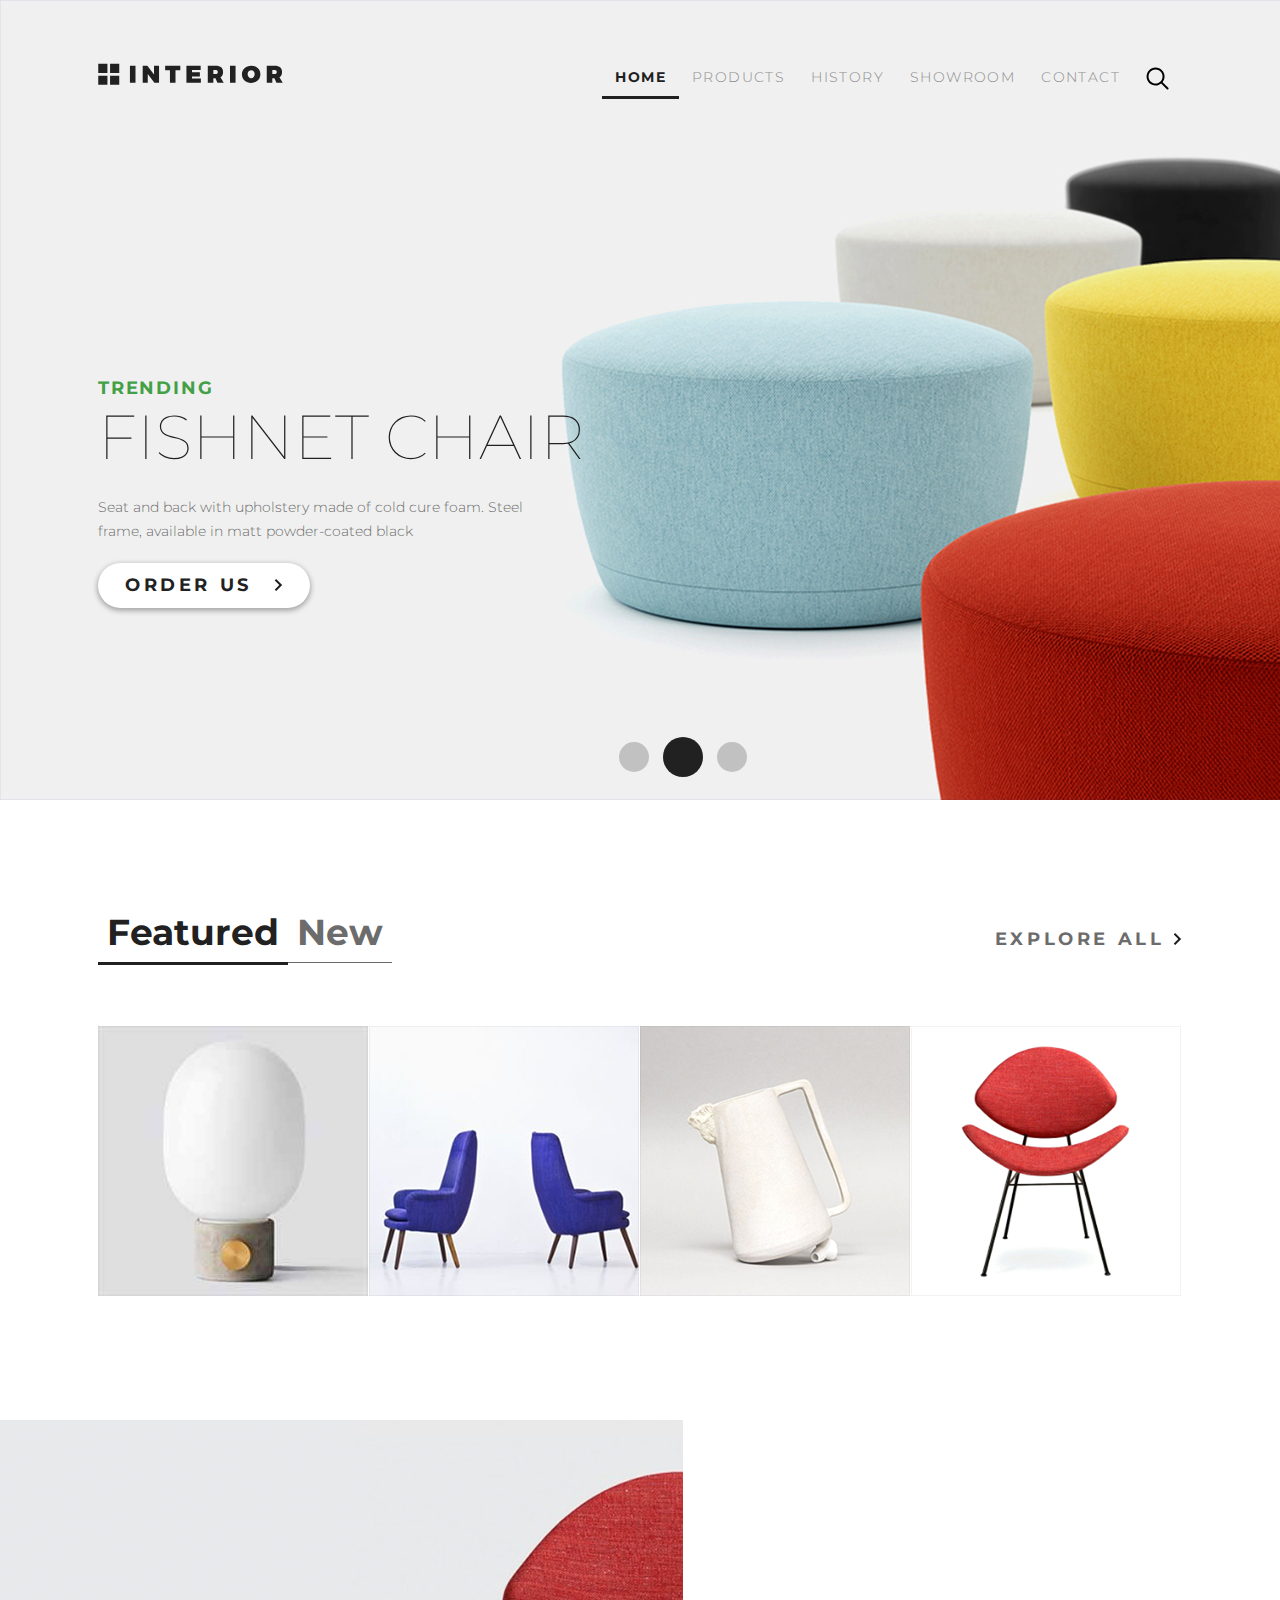
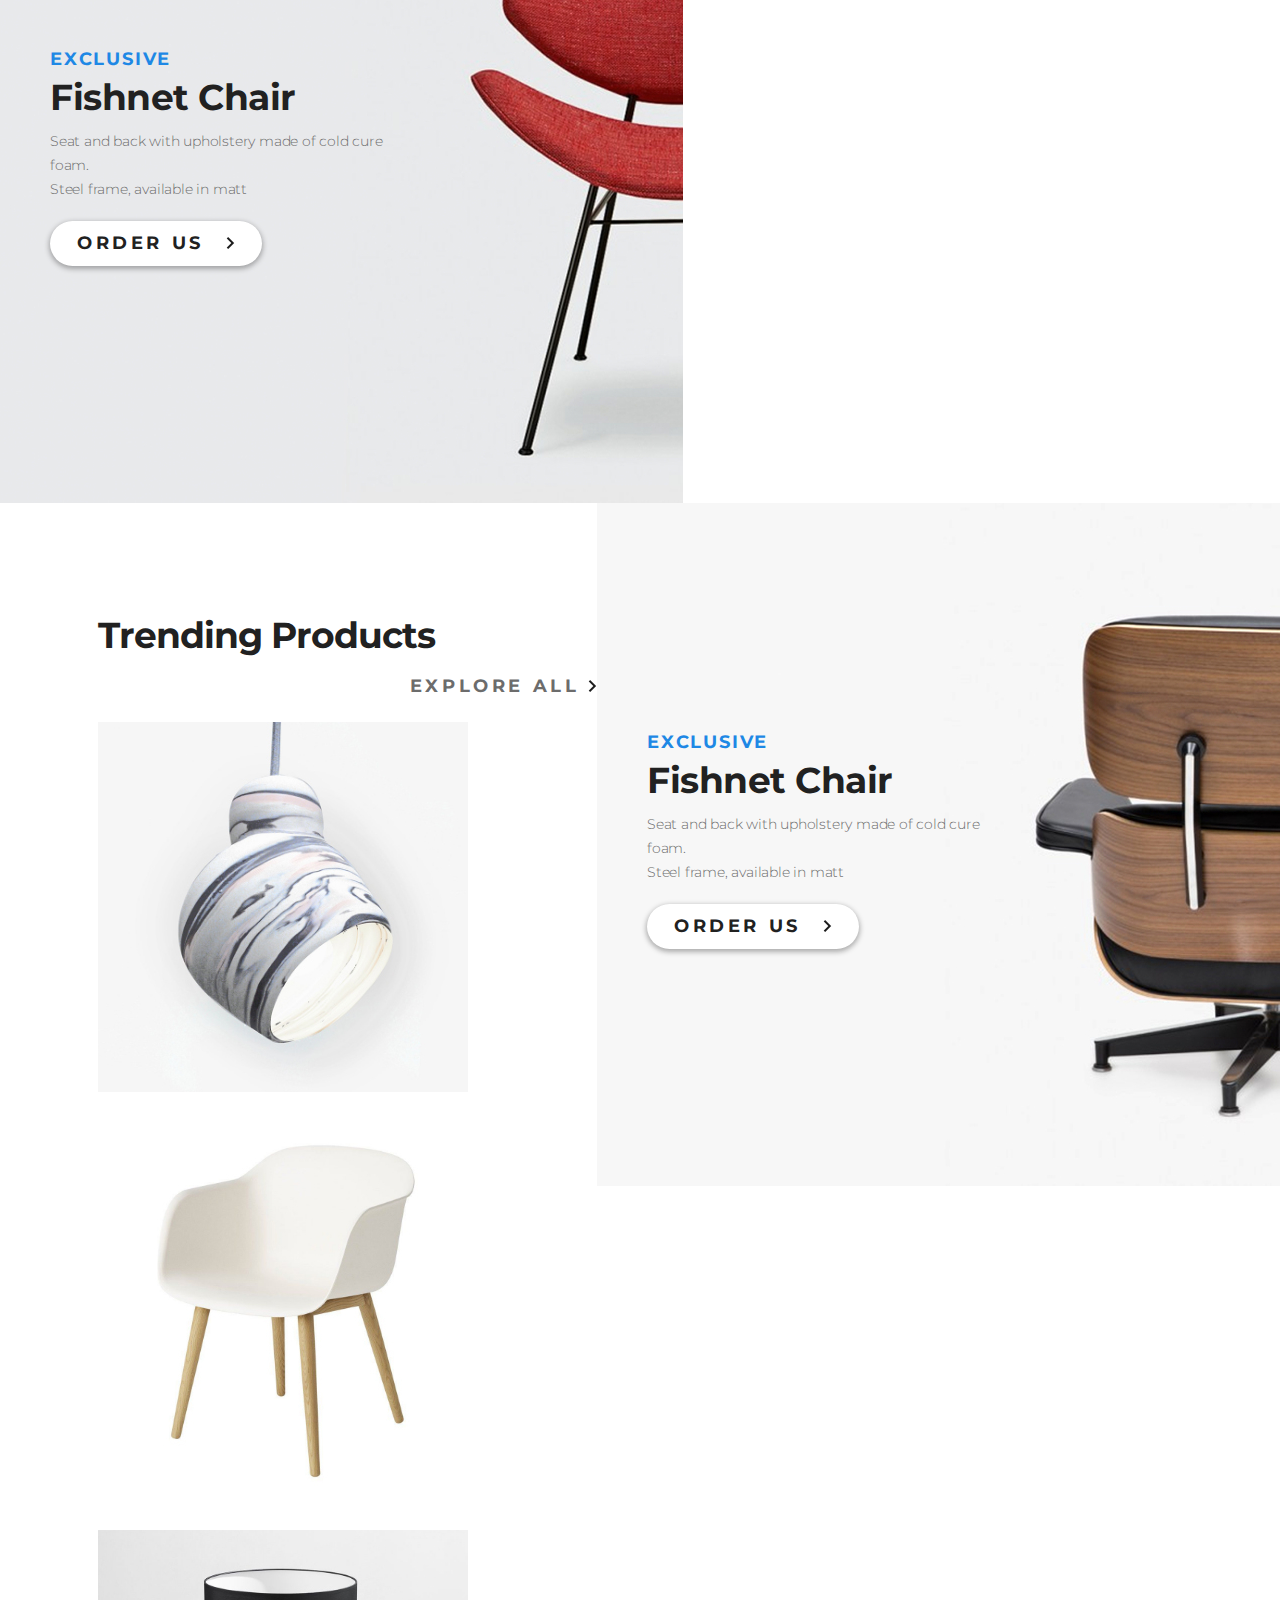
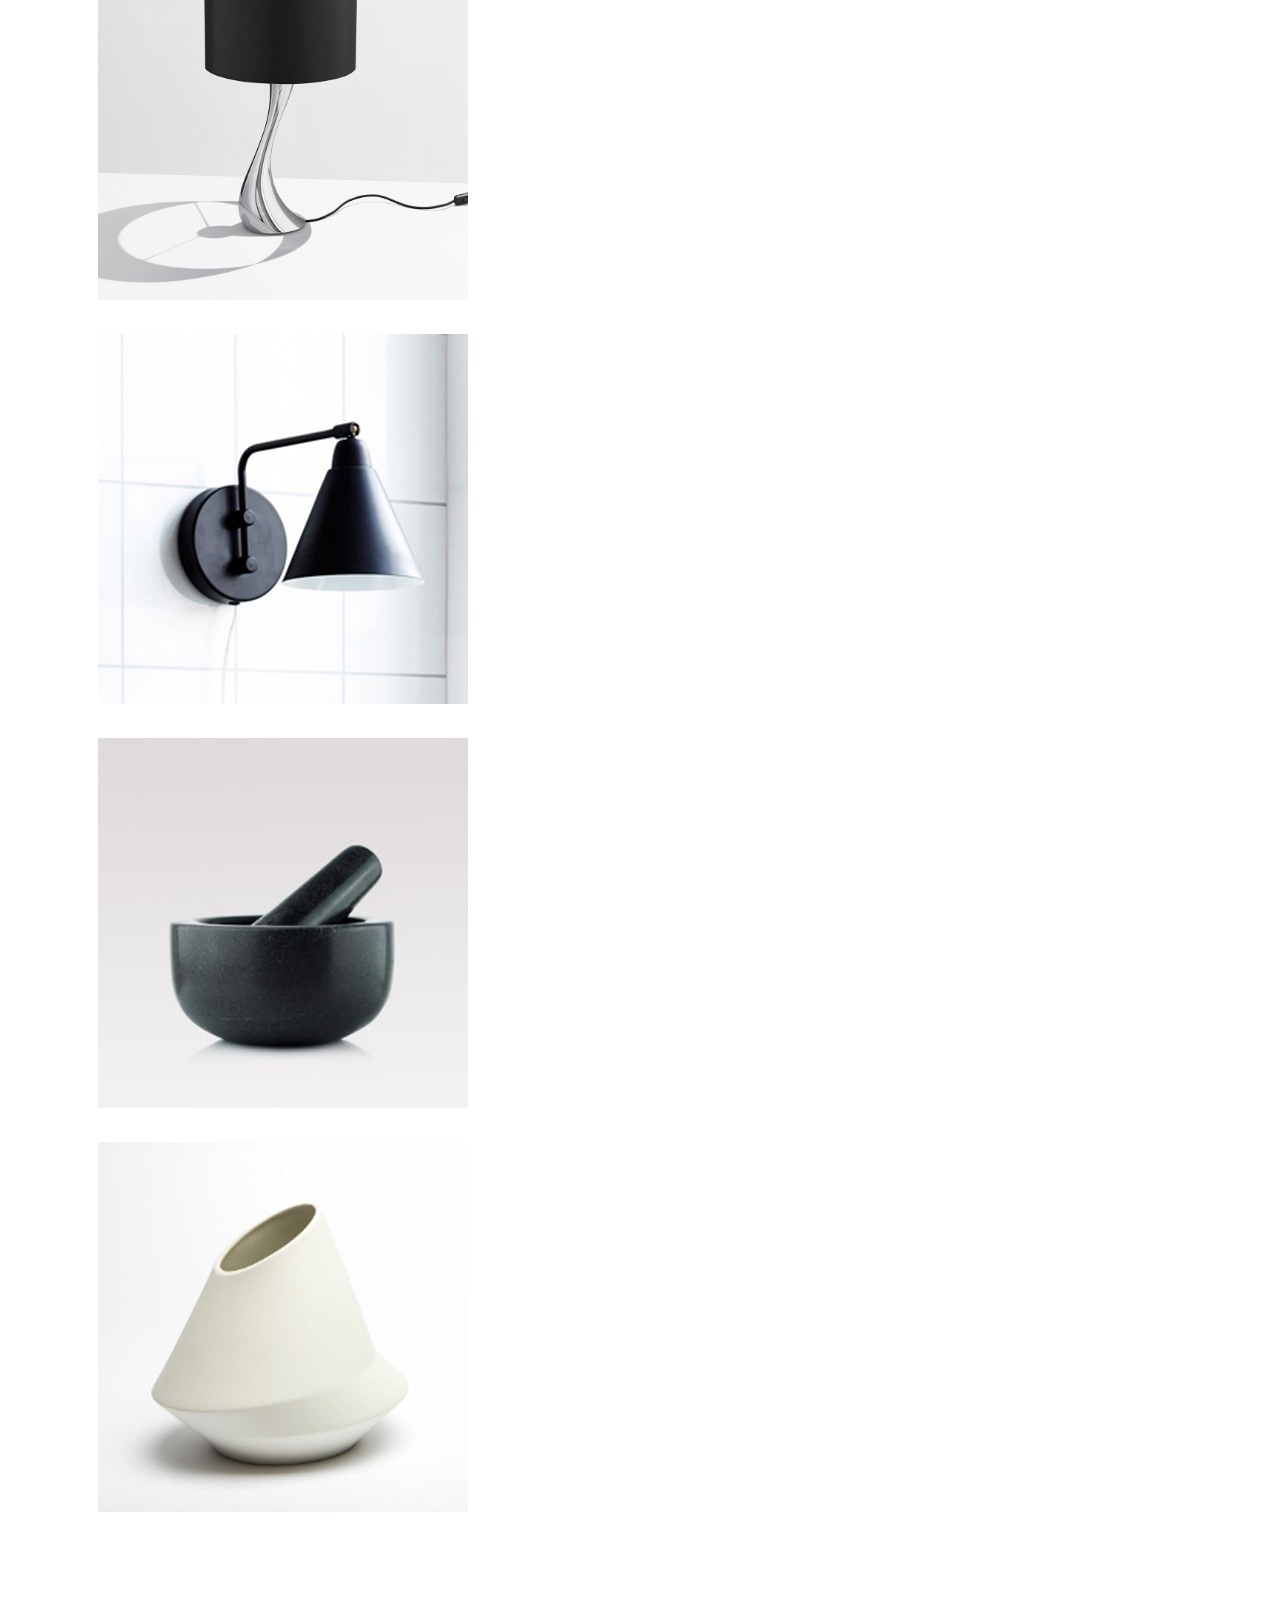
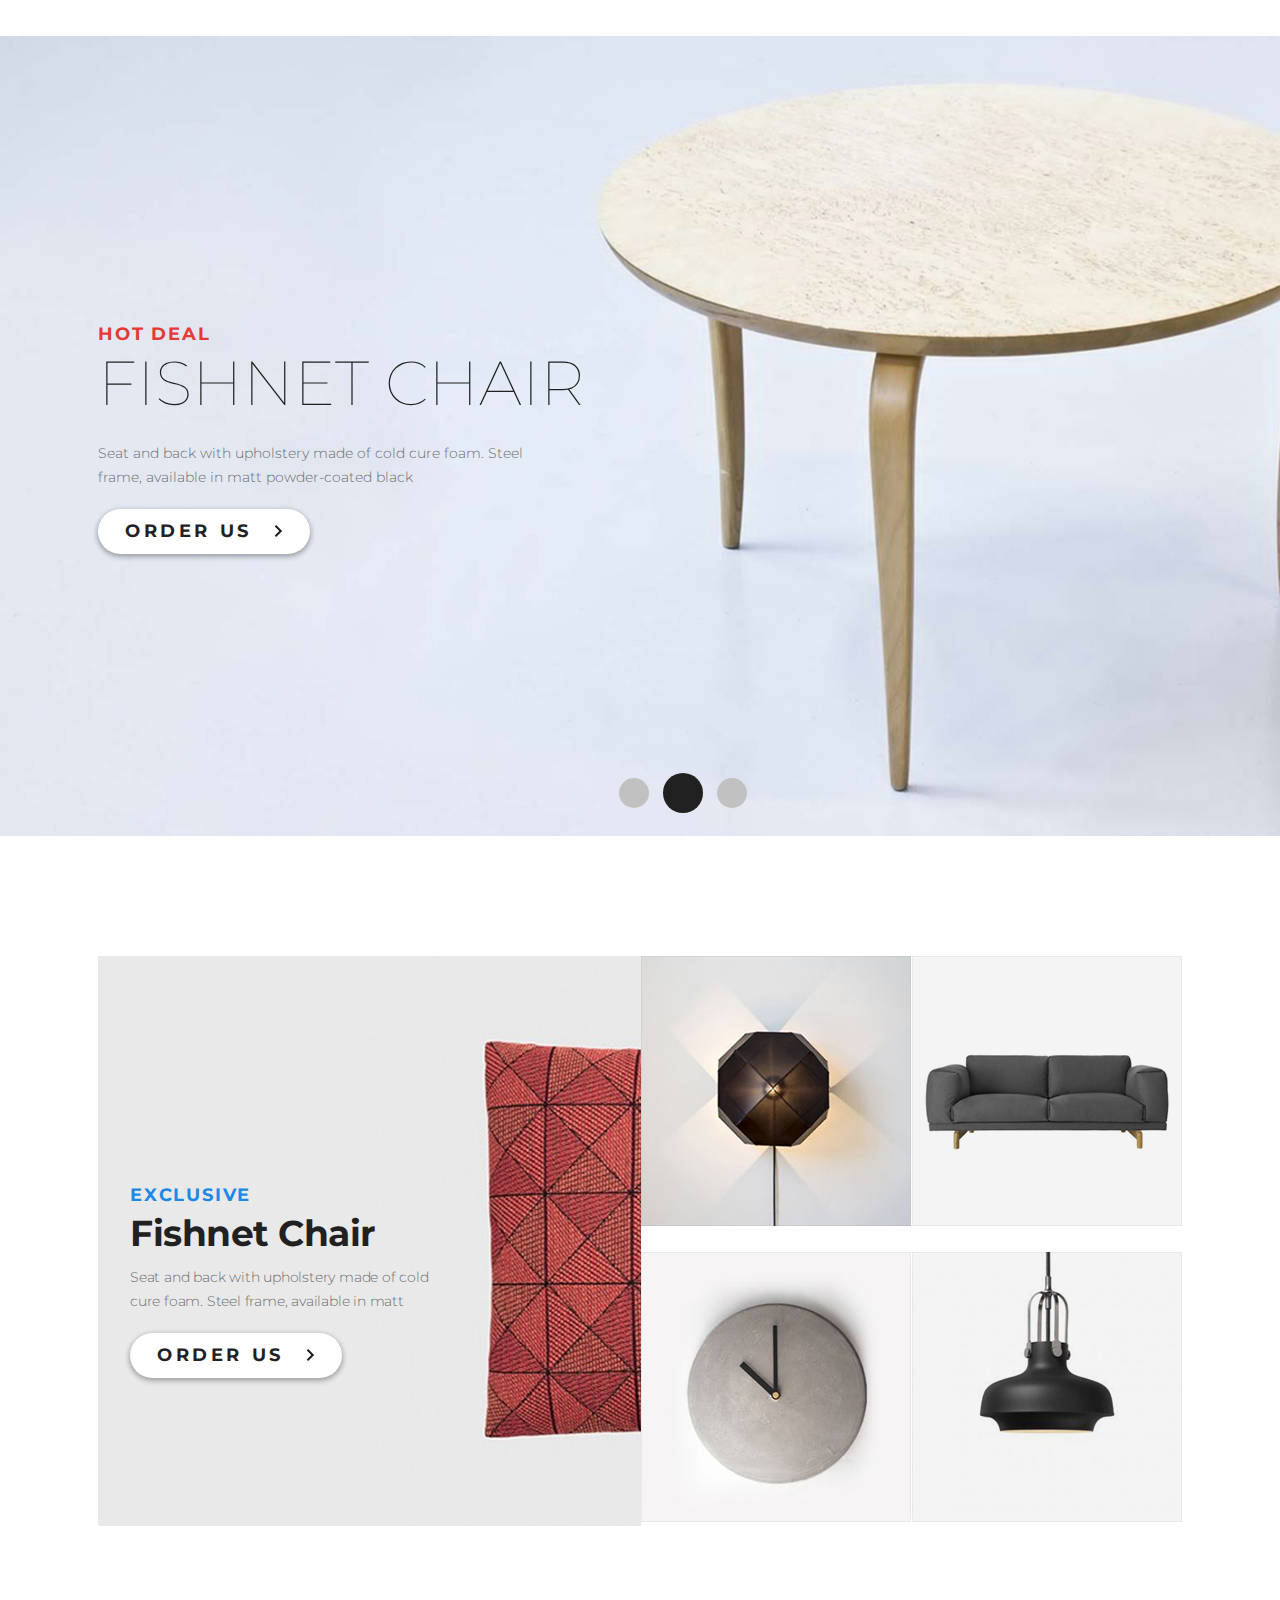
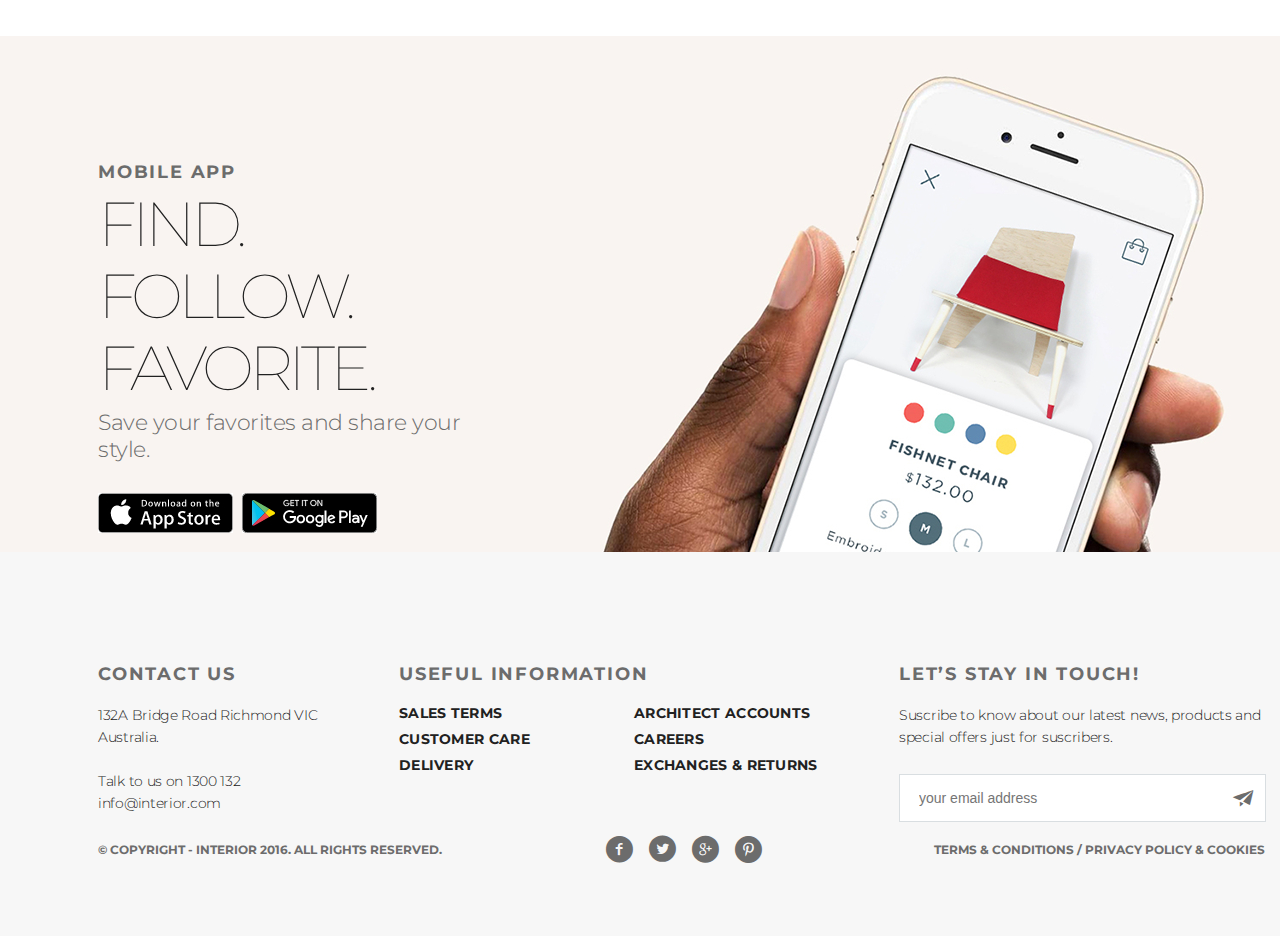
<file: index.html>
<!DOCTYPE html>
<html lang="en">

<head>
    <meta charset="UTF-8">
    <title>INTERIOR</title>
    <link href="https://fonts.googleapis.com/css2?family=Montserrat:wght@100;300;400;700&display=swap" rel="stylesheet">
    <link rel="stylesheet" href="style.css">
    <link rel="stylesheet" href="fontello/css/fontello.css"> </head>

<body>
    <div class="container">
        <div class="slider padding-site">
            <div class="header clearfix">
                <a href="#"><img src="img/logo.svg" alt="logo"></a>
                <ul class="menu clearfix">
                    <li class="menu-list"><a href="#" class="menu-link menu-link-active">HOME</a></li>
                    <li class="menu-list"><a href="products.html" class="menu-link">PRODUCTS</a></li>
                    <li class="menu-list"><a href="#" class="menu-link">HISTORY</a></li>
                    <li class="menu-list"><a href="#" class="menu-link">SHOWROOM</a></li>
                    <li class="menu-list"><a href="contacts.html" class="menu-link">CONTACT</a></li>
                    <li class="menu-list">
                        <a href="#" class="menu-link"><img src="img/search.svg" alt="search"></a>
                    </li>
                </ul>
            </div>
            <div class="slider-text">
                <p class="slider-trending">TRENDING</p>
                <h2 class="slider-h2">Fishnet Chair</h2>
                <p class="slider-content">Seat and back with upholstery made of cold cure foam. Steel frame, available in matt powder-coated black</p> <a href="deails.html" class="button">Order Us<img src="img/arrow.png" alt="arrow"></a></div>
            <div class="pagination">
                <a href="" class="circle"></a>
                <a href="" class="circle circle-active"></a>
                <a href="" class="circle"></a>
            </div>
        </div>
        <div class="catalog clearfix padding-site">
            <div class="clearfix">
                <ul class="choice">
                    <li class="menu-list"><a href="#" class="choice-link choice-link-active">Featured</a></li>
                    <li class="menu-list"><a href="#" class="choice-link">New</a></li>
                </ul>
                <div class="explore clearfix"> <a href="#">Explore all <img src="img/arrow.png" alt="arrow"></a> </div>
            </div>
            <div class="featured-products clearfix">
                <div class="product">
                    <a href="deails.html"><img src="img/product-1.jpg" alt="product-1"></a>
                    <div class="overlay">
                        <a href="deails.html"><img src="img/arrowbig.png" alt="big_arrow"></a>
                        <div class="overlay_name">Fishnet Chair</div>
                        <div class="overlay_text">Seat and back with upholstery made of cold cure foam</div>
                    </div>
                </div>
                <div class="product">
                    <a href="deails.html"><img src="img/product-2.jpg" alt="product-2"></a>
                    <div class="overlay">
                        <a href="deails.html"><img src="img/arrowbig.png" alt="big_arrow"></a>
                        <div class="overlay_name">Fishnet Chair</div>
                        <div class="overlay_text">Seat and back with upholstery made of cold cure foam</div>
                    </div>
                </div>
                <div class="product">
                    <a href="deails.html"><img src="img/product-3.jpg" alt="product-3"></a>
                    <div class="overlay">
                        <a href="deails.html"><img src="img/arrowbig.png" alt="big_arrow"></a>
                        <div class="overlay_name">Fishnet Chair</div>
                        <div class="overlay_text">Seat and back with upholstery made of cold cure foam</div>
                    </div>
                </div>
                <div class="product">
                    <a href="deails.html"><img src="img/product-4.jpg" alt="product-4"></a>
                    <div class="overlay">
                        <a href="deails.html"><img src="img/arrowbig.png" alt="big_arrow"></a>
                        <div class="overlay_name">Fishnet Chair</div>
                        <div class="overlay_text">Seat and back with upholstery made of cold cure foam</div>
                    </div>
                </div>
            </div>
        </div>
        <div class="promo">
            <div class="promo1 padding-promo">
                <p class="promo-exclusive">exclusive</p>
                <h2 class="promo-h2">Fishnet Chair</h2>
                <p class="promo-content">Seat and back with upholstery made of cold cure foam.
                    <br>Steel frame, available in matt</p> <a href="deails.html" class="button">Order Us<img src="img/arrow.png" alt="arrow"></a></div>
            <div class="promo2 padding-promo">
                <p class="promo-exclusive">exclusive</p>
                <h2 class="promo-h2">Fishnet Chair</h2>
                <p class="promo-content">Seat and back with upholstery made of cold cure foam.
                    <br>Steel frame, available in matt</p> <a href="deails.html" class="button">Order Us<img src="img/arrow.png" alt="arrow"></a></div>
        </div>
        <div class="trending padding-site">
            <div class="trend-title">Trending Products</div>
            <div class="explore clearfix"> <a href="#">Explore all <img src="img/arrow.png" alt="arrow"></a> </div>
            <div class="trend-products">
                <div class="trend-prod">
                    <a href="deails.html"><img src="img/product-11.jpg" alt="product-11"></a>
                    <div class="overlay-big">
                        <a href="deails.html"><img src="img/arrowbig.png" alt="big_arrow"></a>
                        <div class="overlay-big_name">Fishnet Chair</div>
                        <div class="overlay-big_text">Seat and back with upholstery made of cold cure foam</div>
                    </div>
                </div>
                <div class="trend-prod">
                    <a href="deails.html"><img src="img/product-21.jpg" alt="product-21"></a>
                    <div class="overlay-big">
                        <a href="deails.html"><img src="img/arrowbig.png" alt="big_arrow"></a>
                        <div class="overlay-big_name">Fishnet Chair</div>
                        <div class="overlay-big_text">Seat and back with upholstery made of cold cure foam</div>
                    </div>
                </div>
                <div class="trend-prod">
                    <a href="deails.html"><img src="img/product-31.jpg" alt="product-31"></a>
                    <div class="overlay-big">
                        <a href="deails.html"><img src="img/arrowbig.png" alt="big_arrow"></a>
                        <div class="overlay-big_name">Fishnet Chair</div>
                        <div class="overlay-big_text">Seat and back with upholstery made of cold cure foam</div>
                    </div>
                </div>
                <div class="trend-prod">
                    <a href="deails.html"><img src="img/product-41.jpg" alt="product-41"></a>
                    <div class="overlay-big">
                        <a href="deails.html"><img src="img/arrowbig.png" alt="big_arrow"></a>
                        <div class="overlay-big_name">Fishnet Chair</div>
                        <div class="overlay-big_text">Seat and back with upholstery made of cold cure foam</div>
                    </div>
                </div>
                <div class="trend-prod">
                    <a href="deails.html"><img src="img/product-5.jpg" alt="product-5"></a>
                    <div class="overlay-big">
                        <a href="deails.html"><img src="img/arrowbig.png" alt="big_arrow"></a>
                        <div class="overlay-big_name">Fishnet Chair</div>
                        <div class="overlay-big_text">Seat and back with upholstery made of cold cure foam</div>
                    </div>
                </div>
                <div class="trend-prod">
                    <a href="deails.html"><img src="img/product-6.jpg" alt="product-6"></a>
                    <div class="overlay-big">
                        <a href="deails.html"><img src="img/arrowbig.png" alt="big_arrow"></a>
                        <div class="overlay-big_name">Fishnet Chair</div>
                        <div class="overlay-big_text">Seat and back with upholstery made of cold cure foam</div>
                    </div>
                </div>
            </div>
        </div>
        <div class="slider-next padding-site">
            <p class="slider-hot">Hot deal</p>
            <h2 class="slider-h2">Fishnet Chair</h2>
            <p class="slider-content">Seat and back with upholstery made of cold cure foam. Steel frame, available in matt powder-coated black</p> <a href="deails.html" class="button">Order Us<img src="img/arrow.png" alt="arrow"></a>
            <div class="pagination">
                <a href="" class="circle"></a>
                <a href="" class="circle circle-active"></a>
                <a href="" class="circle"></a>
            </div>
        </div>
        <div class="exclusive-products padding-site">
            <div class="exclusive-prod">
                <p class="promo-exclusive">exclusive</p>
                <h2 class="promo-h2">Fishnet Chair</h2>
                <p class="promo-content">Seat and back with upholstery made of cold cure foam. Steel frame, available in matt</p> <a href="deails.html" class="button">Order Us<img src="img/arrow.png" alt="arrow"></a> </div>
            <div class="sm-products">
                <div class="sm">
                    <a href="deails.html"><img src="img/product-2-sm.jpg" alt="sm2"></a>
                    <div class="overlay">
                        <a href="deails.html"><img src="img/arrowbig.png" alt="big_arrow"></a>
                        <div class="overlay_name">Fishnet Chair</div>
                        <div class="overlay_text">Seat and back with upholstery made of cold cure foam</div>
                    </div>
                </div>
                <div class="sm">
                    <a href="deails.html"><img src="img/product-3-sm.jpg" alt="sm3"></a>
                    <div class="overlay">
                        <a href="deails.html"><img src="img/arrowbig.png" alt="big_arrow"></a>
                        <div class="overlay_name">Fishnet Chair</div>
                        <div class="overlay_text">Seat and back with upholstery made of cold cure foam</div>
                    </div>
                </div>
                <div class="sm">
                    <a href="deails.html"><img src="img/product-4-sm.jpg" alt="sm4"></a>
                    <div class="overlay">
                        <a href="deails.html"><img src="img/arrowbig.png" alt="big_arrow"></a>
                        <div class="overlay_name">Fishnet Chair</div>
                        <div class="overlay_text">Seat and back with upholstery made of cold cure foam</div>
                    </div>
                </div>
                <div class="sm">
                    <a href="deails.html"><img src="img/product-5-sm.jpg" alt="sm5"></a>
                    <div class="overlay">
                        <a href="deails.html"><img src="img/arrowbig.png" alt="big_arrow"></a>
                        <div class="overlay_name">Fishnet Chair</div>
                        <div class="overlay_text">Seat and back with upholstery made of cold cure foam</div>
                    </div>
                </div>
            </div>
        </div>
        <div class="app padding-site">
            <div class="app-text">
                <p class="mobile-app">mobile app</p>
                <h2 class="app-h2">Find. Follow. Favorite.</h2>
                <p class="app-content">Save your favorites and share your style.</p>
                <a href="https://www.apple.com/ru/ios/app-store/" target="_blank"><img src="img/app-store.jpg" alt="app-store"></a>
                <a href="https://play.google.com/store" target="_blank"><img src="img/google-play.jpg" alt="google-play"></a>
            </div>
        </div>
        <div class="footer-clr"></div>
    </div>
    <div class="footer padding-site">
        <div class="contact">
            <h3>Contact Us</h3>
            <p>132A Bridge Road Richmond VIC
                <br> Australia.
                <br>
                <br>Talk to us on 1300 132
                <br>info@interior.com</p>
        </div>
        <div class="info">
            <h3>Useful Information</h3>
            <ul class="left">
                <li><a href="" class="info-link">Sales terms</a></li>
                <li><a href="" class="info-link">Customer care</a></li>
                <li><a href="" class="info-link">Delivery</a></li>
            </ul>
            <ul class="right">
                <li><a href="" class="info-link">Architect accounts</a></li>
                <li><a href="" class="info-link">Careers</a></li>
                <li><a href="" class="info-link">Exchanges &amp; returns</a></li>
            </ul>
        </div>
        <div class="touch">
            <h3>Let’s Stay in Touch!</h3>
            <p>Suscribe to know about our latest news, products and special offers just for suscribers.</p>
            <form action="#" class="send">
                <input type="email" placeholder="your email address">
                <button type="submit"><i class="icon icon-paper-plane"></i></button>
            </form>
        </div>
        <div class="copyright">&copy; Copyright - INTERIOR 2016. All Rights Reserved.</div>
        <div class="social"><a href="" target="_blank"><i class="icon icon-facebook-circled"></i></a> <a href="" target="_blank"><i class="icon icon-twitter-circled"></i></a> <a href="" target="_blank"><i class="icon icon-gplus-circled"></i></a> <a href="" target="_blank"><i class="icon icon-pinterest-circled"></i></a></div>
        <div class="privacy">Terms &amp; Conditions / Privacy policy &amp; Cookies</div>
    </div>
</body>
</html>
</file>
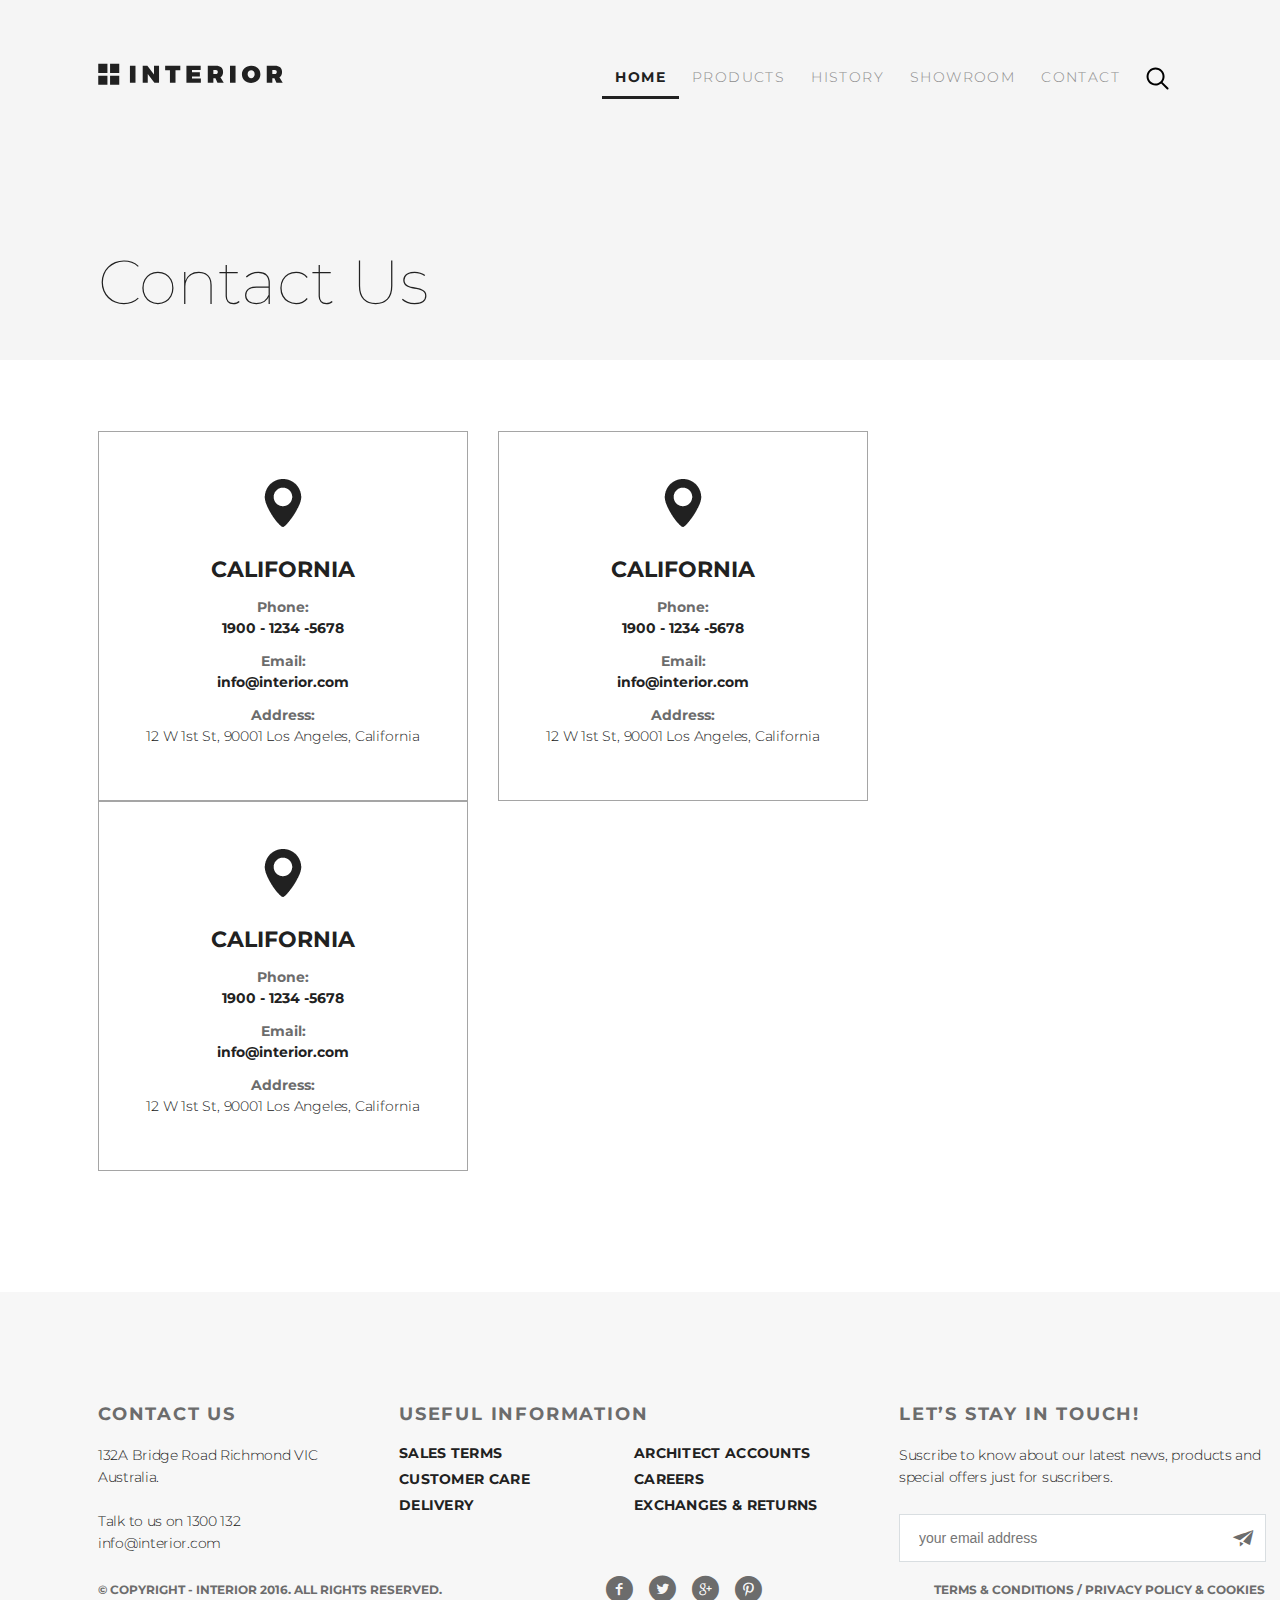
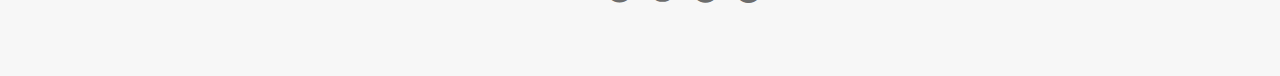
<file: contacts.html>
<!DOCTYPE html>
<html lang="en">

<head>
    <meta charset="UTF-8">
    <title>Contact</title>
    <link href="https://fonts.googleapis.com/css2?family=Montserrat:wght@100;300;400;700&display=swap" rel="stylesheet">
    <link rel="stylesheet" href="style.css">
    <link rel="stylesheet" href="fontello/css/fontello.css"> </head>

<body>
    <div class="container">
        <div class="title-contact padding-site">
            <div class="header clearfix">
                <a href="#"><img src="img/logo.svg" alt="logo"></a>
                <ul class="menu clearfix">
                    <li class="menu-list"><a href="index.html" class="menu-link menu-link-active">HOME</a></li>
                    <li class="menu-list"><a href="products.html" class="menu-link">PRODUCTS</a></li>
                    <li class="menu-list"><a href="#" class="menu-link">HISTORY</a></li>
                    <li class="menu-list"><a href="#" class="menu-link">SHOWROOM</a></li>
                    <li class="menu-list"><a href="contacts.html" class="menu-link">CONTACT</a></li>
                    <li class="menu-list">
                        <a href="#" class="menu-link"><img src="img/search.svg" alt="search"></a>
                    </li>
                </ul>
            </div>
            <h2 class="contact-h2">Contact Us</h2> </div>
        <div class="pictures clearfix padding-site">
            <div class="address">
                <div class="address-text"><img src="img/place.png" alt="address">
                    <h3>California</h3>
                    <h4>Phone:</h4>
                    <p>1900 - 1234 -5678</p>
                    <h4>Email:</h4>
                    <p>info@interior.com</p>
                    <h4>Address:</h4>
                    <p>12 W 1st St, 90001 Los Angeles, California</p>
                </div>
            </div>
            <div class="address">
                <div class="address-text"><img src="img/place.png" alt="address">
                    <h3>California</h3>
                    <h4>Phone:</h4>
                    <p>1900 - 1234 -5678</p>
                    <h4>Email:</h4>
                    <p>info@interior.com</p>
                    <h4>Address:</h4>
                    <p>12 W 1st St, 90001 Los Angeles, California</p>
                </div>
            </div>
            <div class="address">
                <div class="address-text"><img src="img/place.png" alt="address">
                    <h3>California</h3>
                    <h4>Phone:</h4>
                    <p>1900 - 1234 -5678</p>
                    <h4>Email:</h4>
                    <p>info@interior.com</p>
                    <h4>Address:</h4>
                    <p>12 W 1st St, 90001 Los Angeles, California</p>
                </div>
            </div>
        </div>
        <div class="footer-clr"></div>
    </div>
    <div class="footer padding-site">
        <div class="contact">
            <h3>Contact Us</h3>
            <p>132A Bridge Road Richmond VIC
                <br> Australia.
                <br>
                <br>Talk to us on 1300 132
                <br>info@interior.com</p>
        </div>
        <div class="info">
            <h3>Useful Information</h3>
            <ul class="left">
                <li><a href="" class="info-link">Sales terms</a></li>
                <li><a href="" class="info-link">Customer care</a></li>
                <li><a href="" class="info-link">Delivery</a></li>
            </ul>
            <ul class="right">
                <li><a href="" class="info-link">Architect accounts</a></li>
                <li><a href="" class="info-link">Careers</a></li>
                <li><a href="" class="info-link">Exchanges &amp; returns</a></li>
            </ul>
        </div>
        <div class="touch">
            <h3>Let’s Stay in Touch!</h3>
            <p>Suscribe to know about our latest news, products and special offers just for suscribers.</p>
            <form action="#" class="send">
                <input type="email" placeholder="your email address">
                <button type="submit"><i class="icon icon-paper-plane"></i></button>
            </form>
        </div>
        <div class="copyright">&copy; Copyright - INTERIOR 2016. All Rights Reserved.</div>
        <div class="social"><a href="" target="_blank"><i class="icon icon-facebook-circled"></i></a> <a href="" target="_blank"><i class="icon icon-twitter-circled"></i></a> <a href="" target="_blank"><i class="icon icon-gplus-circled"></i></a> <a href="" target="_blank"><i class="icon icon-pinterest-circled"></i></a></div>
        <div class="privacy">Terms &amp; Conditions / Privacy policy &amp; Cookies</div>
    </div>
</body>
</html>
</file>
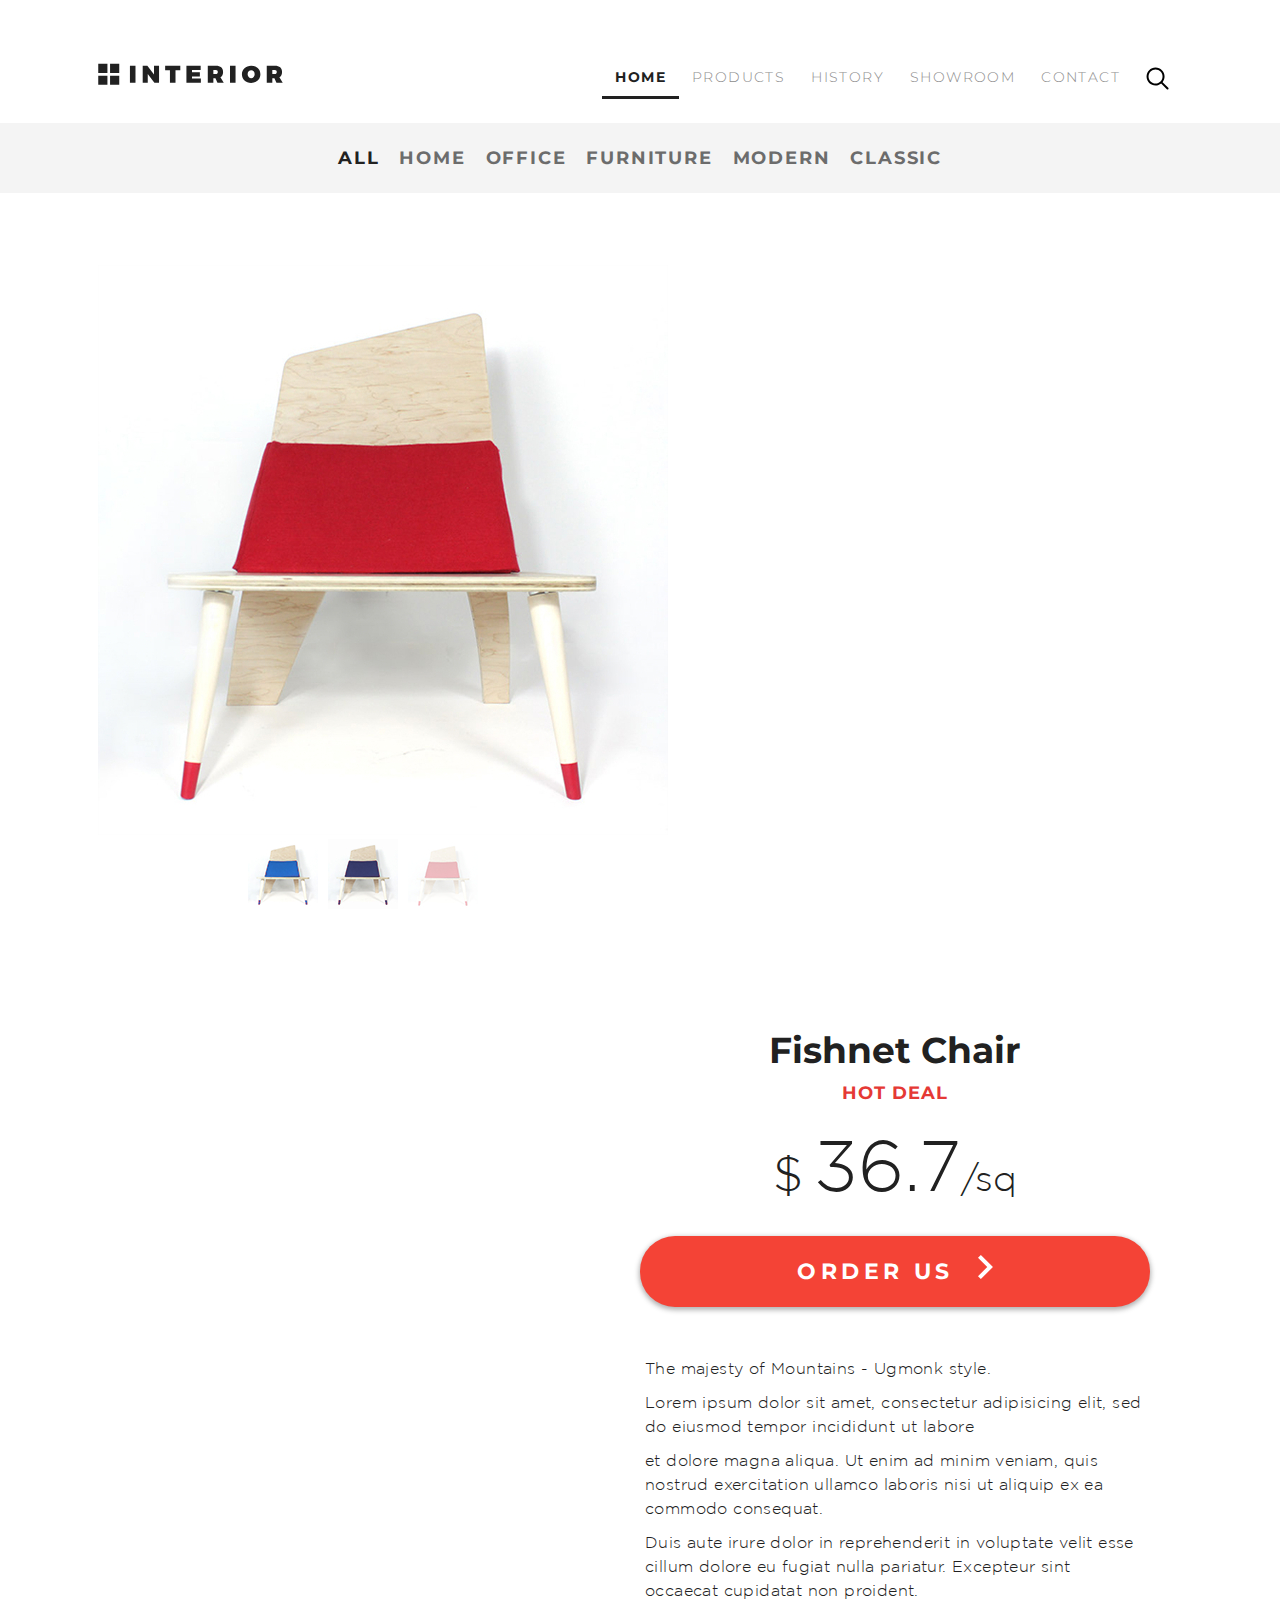
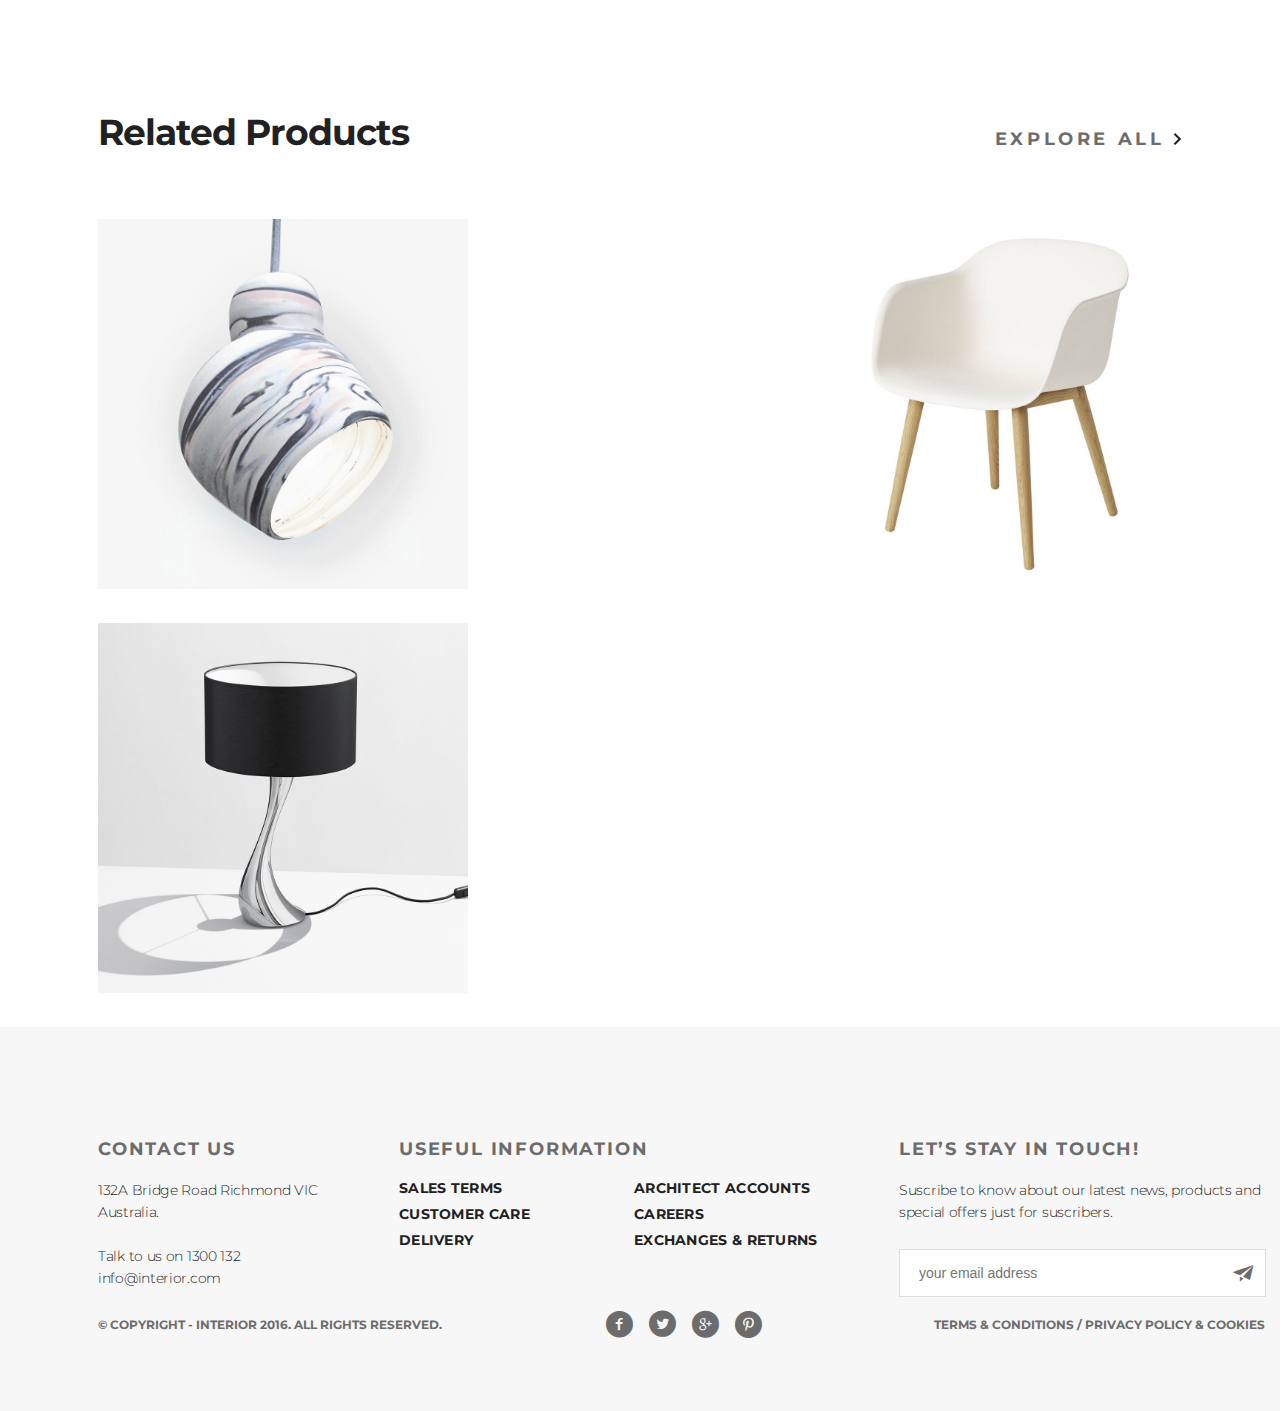
<file: deails.html>
<!DOCTYPE html>
<html lang="en">

<head>
    <meta charset="UTF-8">
    <title>Details</title>
    <link href="https://fonts.googleapis.com/css2?family=Montserrat:wght@100;300;400;700&display=swap" rel="stylesheet">
    <link rel="stylesheet" href="style.css">
    <link rel="stylesheet" href="fontello/css/fontello.css"> </head>

<body>
    <div class="container">
        <div class="header clearfix padding-site">
            <a href="#"><img src="img/logo.svg" alt="logo"></a>
            <ul class="menu clearfix">
                <li class="menu-list"><a href="index.html" class="menu-link menu-link-active">HOME</a></li>
                <li class="menu-list"><a href="products.html" class="menu-link">PRODUCTS</a></li>
                <li class="menu-list"><a href="#" class="menu-link">HISTORY</a></li>
                <li class="menu-list"><a href="#" class="menu-link">SHOWROOM</a></li>
                <li class="menu-list"><a href="contacts.html" class="menu-link">CONTACT</a></li>
                <li class="menu-list">
                    <a href="#" class="menu-link"><img src="img/search.svg" alt="search"></a>
                </li>
            </ul>
        </div>
        <div class="detail-menu clearfix">
            <ul class="menu-full clearfix">
                <li class="full-list"><a href="#" class="full-link full-link-active">all</a></li>
                <li class="full-list"><a href="#" class="full-link">home</a></li>
                <li class="full-list"><a href="#" class="full-link">office</a></li>
                <li class="full-list"><a href="#" class="full-link">furniture</a></li>
                <li class="full-list"><a href="#" class="full-link">modern</a></li>
                <li class="full-list"><a href="#" class="full-link">classic</a></li>
            </ul>
        </div>
        <div class="slider-pictures"> <img src="img/slider1.jpg" alt="slider1">
            <div class="controll">
                <a href="#"><img src="img/controll.jpg" alt="controll"></a>
                <a href="#"><img src="img/controll11.jpg" alt="controll11"></a>
                <a href="#"><img src="img/controll2.jpg" alt="controll2"></a>
            </div>
        </div>
        <div class="details">
            <h2>Fishnet Chair</h2>
            <h3>Hot Deal</h3>
            <p class="price"><span id="dol">$</span> <span id="pr">36.7</span>/sq</p> <a href="deails.html" class="butt">Order Us<img src="img/arrow_white.svg" alt="arrow"></a>
            <div class="text-details">
                <p>The majesty of Mountains - Ugmonk style.</p>
                <p>Lorem ipsum dolor sit amet, consectetur adipisicing elit, sed do eiusmod tempor incididunt ut labore</p>
                <p> et dolore magna aliqua. Ut enim ad minim veniam, quis nostrud exercitation ullamco laboris nisi ut aliquip ex ea commodo consequat.</p>
                <p>Duis aute irure dolor in reprehenderit in voluptate velit esse cillum dolore eu fugiat nulla pariatur. Excepteur sint occaecat cupidatat non proident.</p>
            </div>
        </div>
        <div class="trending padding-site clr">
            <div class="trend-title">Related Products</div>
            <div class="explore clearfix"> <a href="#">Explore all <img src="img/arrow.png" alt="arrow"></a> </div>
            <div class="trend-products">
                <div class="trend-prod">
                    <a href="deails.html"><img src="img/product-11.jpg" alt="product-11"></a>
                    <div class="overlay-big">
                        <a href="deails.html"><img src="img/arrowbig.png" alt="big_arrow"></a>
                        <div class="overlay-big_name">Fishnet Chair</div>
                        <div class="overlay-big_text">Seat and back with upholstery made of cold cure foam</div>
                    </div>
                </div>
                <div class="trend-prod">
                    <a href="deails.html"><img src="img/product-21.jpg" alt="product-21"></a>
                    <div class="overlay-big">
                        <a href="deails.html"><img src="img/arrowbig.png" alt="big_arrow"></a>
                        <div class="overlay-big_name">Fishnet Chair</div>
                        <div class="overlay-big_text">Seat and back with upholstery made of cold cure foam</div>
                    </div>
                </div>
                <div class="trend-prod">
                    <a href="deails.html"><img src="img/product-31.jpg" alt="product-31"></a>
                    <div class="overlay-big">
                        <a href="deails.html"><img src="img/arrowbig.png" alt="big_arrow"></a>
                        <div class="overlay-big_name">Fishnet Chair</div>
                        <div class="overlay-big_text">Seat and back with upholstery made of cold cure foam</div>
                    </div>
                </div>
            </div>
        </div>
        <div class="footer-clr"></div>
    </div>
    <div class="footer padding-site">
        <div class="contact">
            <h3>Contact Us</h3>
            <p>132A Bridge Road Richmond VIC
                <br> Australia.
                <br>
                <br>Talk to us on 1300 132
                <br>info@interior.com</p>
        </div>
        <div class="info">
            <h3>Useful Information</h3>
            <ul class="left">
                <li><a href="" class="info-link">Sales terms</a></li>
                <li><a href="" class="info-link">Customer care</a></li>
                <li><a href="" class="info-link">Delivery</a></li>
            </ul>
            <ul class="right">
                <li><a href="" class="info-link">Architect accounts</a></li>
                <li><a href="" class="info-link">Careers</a></li>
                <li><a href="" class="info-link">Exchanges &amp; returns</a></li>
            </ul>
        </div>
        <div class="touch">
            <h3>Let’s Stay in Touch!</h3>
            <p>Suscribe to know about our latest news, products and special offers just for suscribers.</p>
            <form action="#" class="send">
                <input type="email" placeholder="your email address">
                <button type="submit"><i class="icon icon-paper-plane"></i></button>
            </form>
        </div>
        <div class="copyright">&copy; Copyright - INTERIOR 2016. All Rights Reserved.</div>
        <div class="social"><a href="" target="_blank"><i class="icon icon-facebook-circled"></i></a> <a href="" target="_blank"><i class="icon icon-twitter-circled"></i></a> <a href="" target="_blank"><i class="icon icon-gplus-circled"></i></a> <a href="" target="_blank"><i class="icon icon-pinterest-circled"></i></a></div>
        <div class="privacy">Terms &amp; Conditions / Privacy policy &amp; Cookies</div>
    </div>
</body>
</html>
</file>
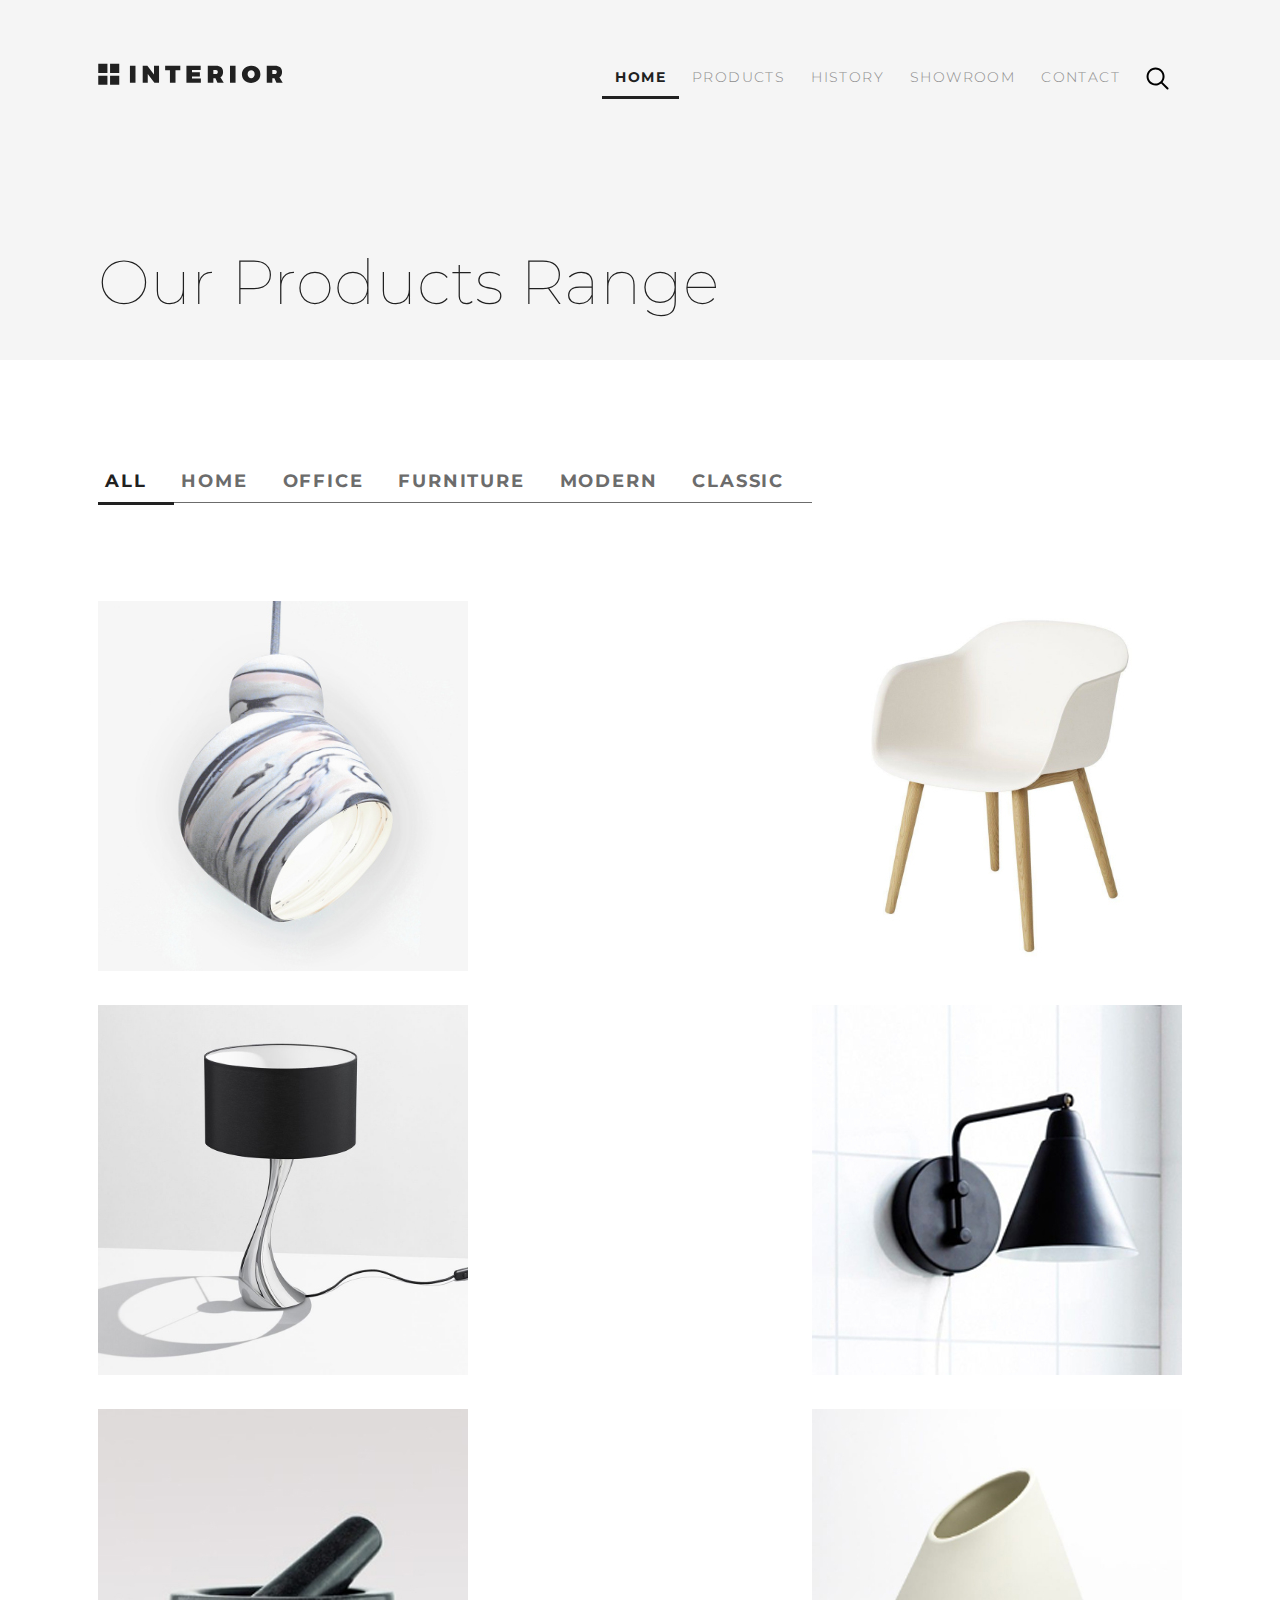
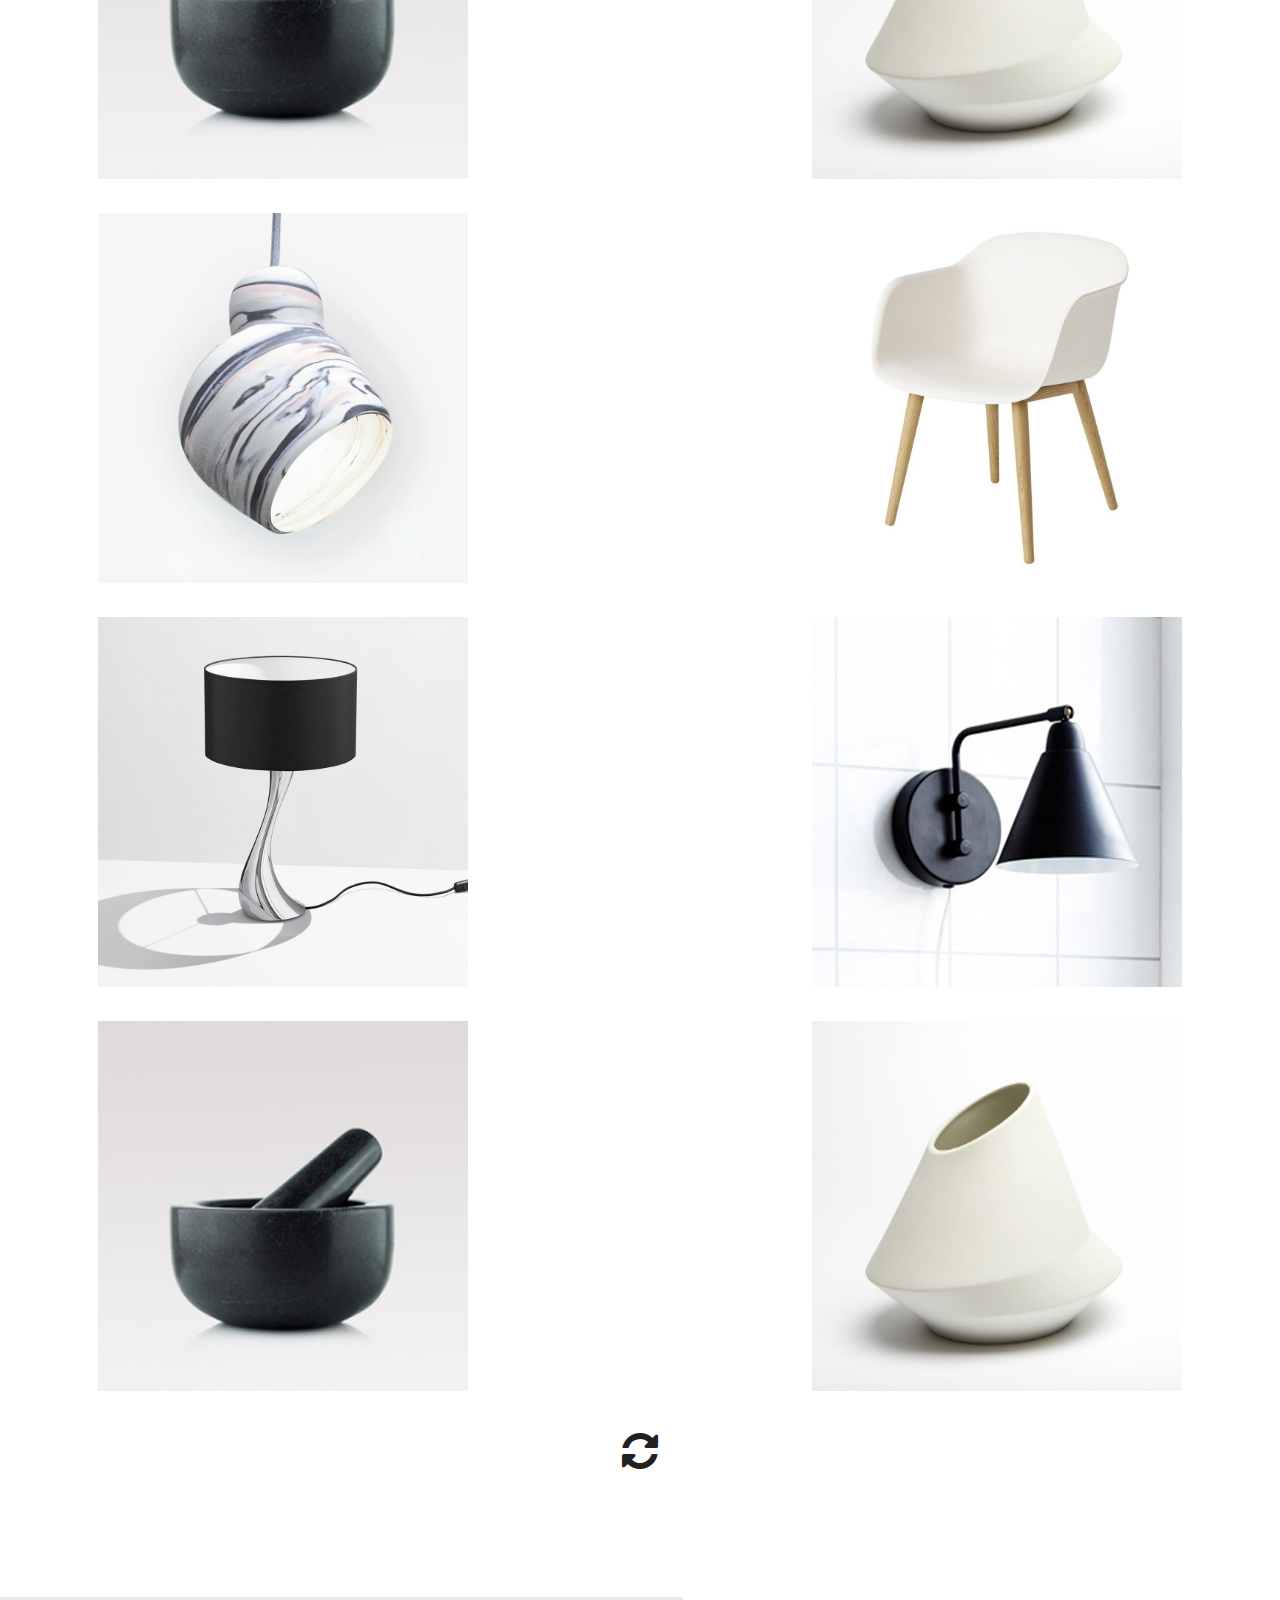
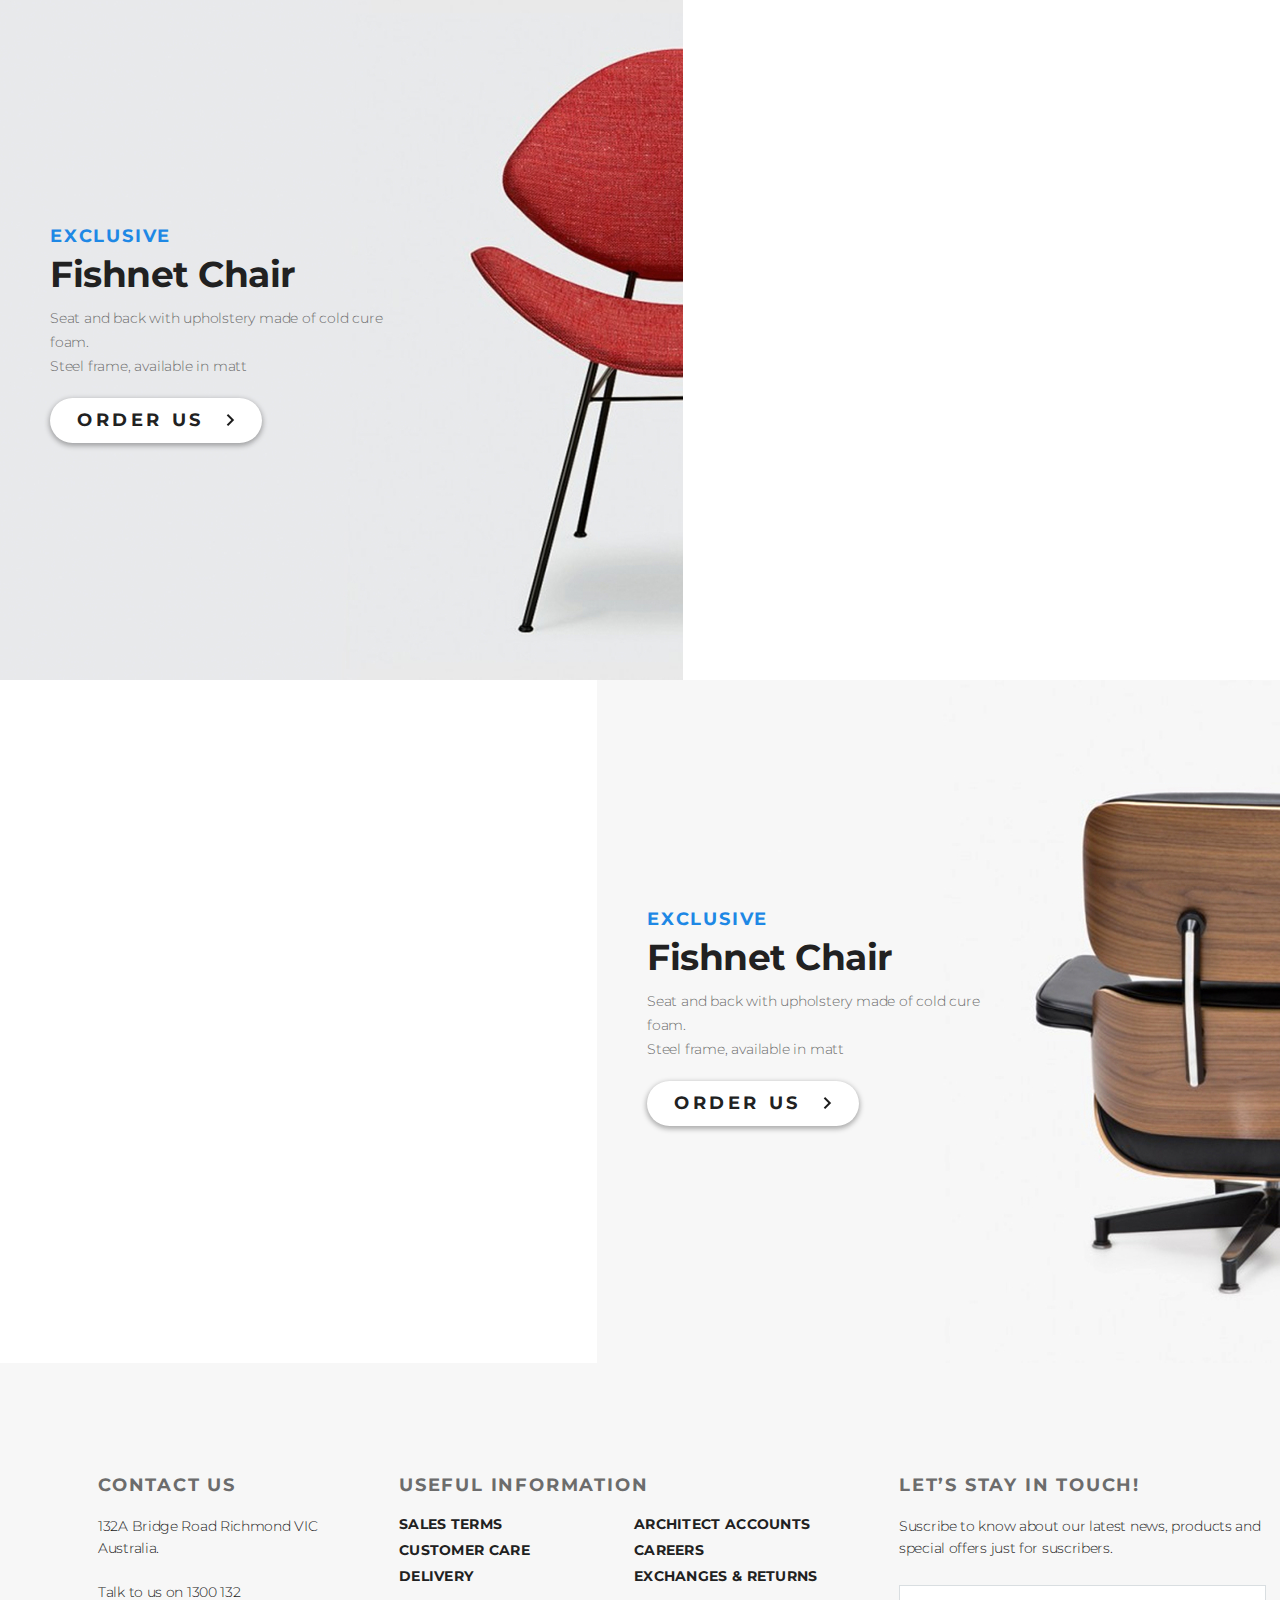
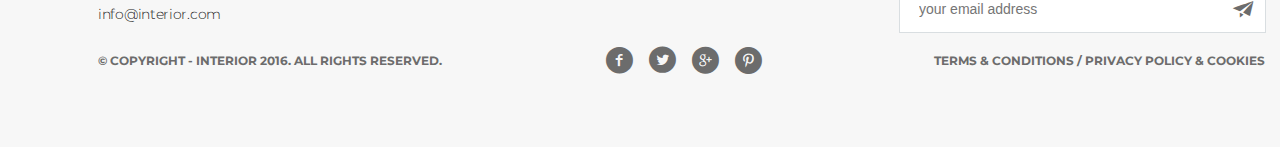
<file: products.html>
<!DOCTYPE html>
<html lang="en">

<head>
    <meta charset="UTF-8">
    <title>Products</title>
    <link href="https://fonts.googleapis.com/css2?family=Montserrat:wght@100;300;400;700&display=swap" rel="stylesheet">
    <link rel="stylesheet" href="style.css">
    <link rel="stylesheet" href="fontello/css/fontello.css"> </head>

<body>
    <div class="container">
        <div class="title-contact padding-site">
            <div class="header clearfix">
                <a href="#"><img src="img/logo.svg" alt="logo"></a>
                <ul class="menu clearfix">
                    <li class="menu-list"><a href="index.html" class="menu-link menu-link-active">HOME</a></li>
                    <li class="menu-list"><a href="products.html" class="menu-link">PRODUCTS</a></li>
                    <li class="menu-list"><a href="#" class="menu-link">HISTORY</a></li>
                    <li class="menu-list"><a href="#" class="menu-link">SHOWROOM</a></li>
                    <li class="menu-list"><a href="contacts.html" class="menu-link">CONTACT</a></li>
                    <li class="menu-list">
                        <a href="#" class="menu-link"><img src="img/search.svg" alt="search"></a>
                    </li>
                </ul>
            </div>
            <h2 class="contact-h2">Our Products Range</h2> </div>
        <div class="main">
            <div class="trending padding-site">
                <ul class="menu-prod clearfix">
                    <li class="prod-list"><a href="#" class="prod-link prod-link-active">all</a></li>
                    <li class="prod-list"><a href="#" class="prod-link">home</a></li>
                    <li class="prod-list"><a href="#" class="prod-link">office</a></li>
                    <li class="prod-list"><a href="#" class="prod-link">furniture</a></li>
                    <li class="prod-list"><a href="#" class="prod-link">modern</a></li>
                    <li class="prod-list"><a href="#" class="prod-link">classic</a></li>
                </ul>
                <div class="trend-products">
                    <div class="trend-prod">
                        <a href="deails.html"><img src="img/product-11.jpg" alt="product-11"></a>
                        <div class="overlay-big">
                            <a href="deails.html"><img src="img/arrowbig.png" alt="big_arrow"></a>
                            <div class="overlay-big_name">Fishnet Chair</div>
                            <div class="overlay-big_text">Seat and back with upholstery made of cold cure foam</div>
                        </div>
                    </div>
                    <div class="trend-prod">
                        <a href="deails.html"><img src="img/product-21.jpg" alt="product-21"></a>
                        <div class="overlay-big">
                            <a href="deails.html"><img src="img/arrowbig.png" alt="big_arrow"></a>
                            <div class="overlay-big_name">Fishnet Chair</div>
                            <div class="overlay-big_text">Seat and back with upholstery made of cold cure foam</div>
                        </div>
                    </div>
                    <div class="trend-prod">
                        <a href="deails.html"><img src="img/product-31.jpg" alt="product-31"></a>
                        <div class="overlay-big">
                            <a href="deails.html"><img src="img/arrowbig.png" alt="big_arrow"></a>
                            <div class="overlay-big_name">Fishnet Chair</div>
                            <div class="overlay-big_text">Seat and back with upholstery made of cold cure foam</div>
                        </div>
                    </div>
                    <div class="trend-prod">
                        <a href="deails.html"><img src="img/product-41.jpg" alt="product-41"></a>
                        <div class="overlay-big">
                            <a href="deails.html"><img src="img/arrowbig.png" alt="big_arrow"></a>
                            <div class="overlay-big_name">Fishnet Chair</div>
                            <div class="overlay-big_text">Seat and back with upholstery made of cold cure foam</div>
                        </div>
                    </div>
                    <div class="trend-prod">
                        <a href="deails.html"><img src="img/product-5.jpg" alt="product-5"></a>
                        <div class="overlay-big">
                            <a href="deails.html"><img src="img/arrowbig.png" alt="big_arrow"></a>
                            <div class="overlay-big_name">Fishnet Chair</div>
                            <div class="overlay-big_text">Seat and back with upholstery made of cold cure foam</div>
                        </div>
                    </div>
                    <div class="trend-prod">
                        <a href="deails.html"><img src="img/product-6.jpg" alt="product-6"></a>
                        <div class="overlay-big">
                            <a href="deails.html"><img src="img/arrowbig.png" alt="big_arrow"></a>
                            <div class="overlay-big_name">Fishnet Chair</div>
                            <div class="overlay-big_text">Seat and back with upholstery made of cold cure foam</div>
                        </div>
                    </div>
                    <div class="trend-prod">
                        <a href="deails.html"><img src="img/product-11.jpg" alt="product-11"></a>
                        <div class="overlay-big">
                            <a href="deails.html"><img src="img/arrowbig.png" alt="big_arrow"></a>
                            <div class="overlay-big_name">Fishnet Chair</div>
                            <div class="overlay-big_text">Seat and back with upholstery made of cold cure foam</div>
                        </div>
                    </div>
                    <div class="trend-prod">
                        <a href="deails.html"><img src="img/product-21.jpg" alt="product-21"></a>
                        <div class="overlay-big">
                            <a href="deails.html"><img src="img/arrowbig.png" alt="big_arrow"></a>
                            <div class="overlay-big_name">Fishnet Chair</div>
                            <div class="overlay-big_text">Seat and back with upholstery made of cold cure foam</div>
                        </div>
                    </div>
                    <div class="trend-prod">
                        <a href="deails.html"><img src="img/product-31.jpg" alt="product-31"></a>
                        <div class="overlay-big">
                            <a href="deails.html"><img src="img/arrowbig.png" alt="big_arrow"></a>
                            <div class="overlay-big_name">Fishnet Chair</div>
                            <div class="overlay-big_text">Seat and back with upholstery made of cold cure foam</div>
                        </div>
                    </div>
                    <div class="trend-prod">
                        <a href="deails.html"><img src="img/product-41.jpg" alt="product-41"></a>
                        <div class="overlay-big">
                            <a href="#"><img src="img/arrowbig.png" alt="big_arrow"></a>
                            <div class="overlay-big_name">Fishnet Chair</div>
                            <div class="overlay-big_text">Seat and back with upholstery made of cold cure foam</div>
                        </div>
                    </div>
                    <div class="trend-prod">
                        <a href="deails.html"><img src="img/product-5.jpg" alt="product-5"></a>
                        <div class="overlay-big">
                            <a href="deails.html"><img src="img/arrowbig.png" alt="big_arrow"></a>
                            <div class="overlay-big_name">Fishnet Chair</div>
                            <div class="overlay-big_text">Seat and back with upholstery made of cold cure foam</div>
                        </div>
                    </div>
                    <div class="trend-prod">
                        <a href="deails.html"><img src="img/product-6.jpg" alt="product-6"></a>
                        <div class="overlay-big">
                            <a href="deails.html"><img src="img/arrowbig.png" alt="big_arrow"></a>
                            <div class="overlay-big_name">Fishnet Chair</div>
                            <div class="overlay-big_text">Seat and back with upholstery made of cold cure foam</div>
                        </div>
                    </div>
                </div>
            </div> <a href="" class="load"><i class="icon icon-arrows-cw"></i></a>
            <div class="promo">
                <div class="promo1 padding-promo">
                    <p class="promo-exclusive">exclusive</p>
                    <h2 class="promo-h2">Fishnet Chair</h2>
                    <p class="promo-content">Seat and back with upholstery made of cold cure foam.
                        <br>Steel frame, available in matt</p> <a href="deails.html" class="button">Order Us<img src="img/arrow.png" alt="arrow"></a></div>
                <div class="promo2 padding-promo">
                    <p class="promo-exclusive">exclusive</p>
                    <h2 class="promo-h2">Fishnet Chair</h2>
                    <p class="promo-content">Seat and back with upholstery made of cold cure foam.
                        <br>Steel frame, available in matt</p> <a href="deails.html" class="button">Order Us<img src="img/arrow.png" alt="arrow"></a></div>
            </div>
        </div>
        <div class="footer-clr"></div>
    </div>
    <div class="footer padding-site">
        <div class="contact">
            <h3>Contact Us</h3>
            <p>132A Bridge Road Richmond VIC
                <br> Australia.
                <br>
                <br>Talk to us on 1300 132
                <br>info@interior.com</p>
        </div>
        <div class="info">
            <h3>Useful Information</h3>
            <ul class="left">
                <li><a href="" class="info-link">Sales terms</a></li>
                <li><a href="" class="info-link">Customer care</a></li>
                <li><a href="" class="info-link">Delivery</a></li>
            </ul>
            <ul class="right">
                <li><a href="" class="info-link">Architect accounts</a></li>
                <li><a href="" class="info-link">Careers</a></li>
                <li><a href="" class="info-link">Exchanges &amp; returns</a></li>
            </ul>
        </div>
        <div class="touch">
            <h3>Let’s Stay in Touch!</h3>
            <p>Suscribe to know about our latest news, products and special offers just for suscribers.</p>
            <form action="#" class="send">
                <input type="email" placeholder="your email address">
                <button type="submit"><i class="icon icon-paper-plane"></i></button>
            </form>
        </div>
        <div class="copyright">&copy; Copyright - INTERIOR 2016. All Rights Reserved.</div>
        <div class="social"><a href="" target="_blank"><i class="icon icon-facebook-circled"></i></a> <a href="" target="_blank"><i class="icon icon-twitter-circled"></i></a> <a href="" target="_blank"><i class="icon icon-gplus-circled"></i></a> <a href="" target="_blank"><i class="icon icon-pinterest-circled"></i></a></div>
        <div class="privacy">Terms &amp; Conditions / Privacy policy &amp; Cookies</div>
    </div>
</body>
</html>
</file>
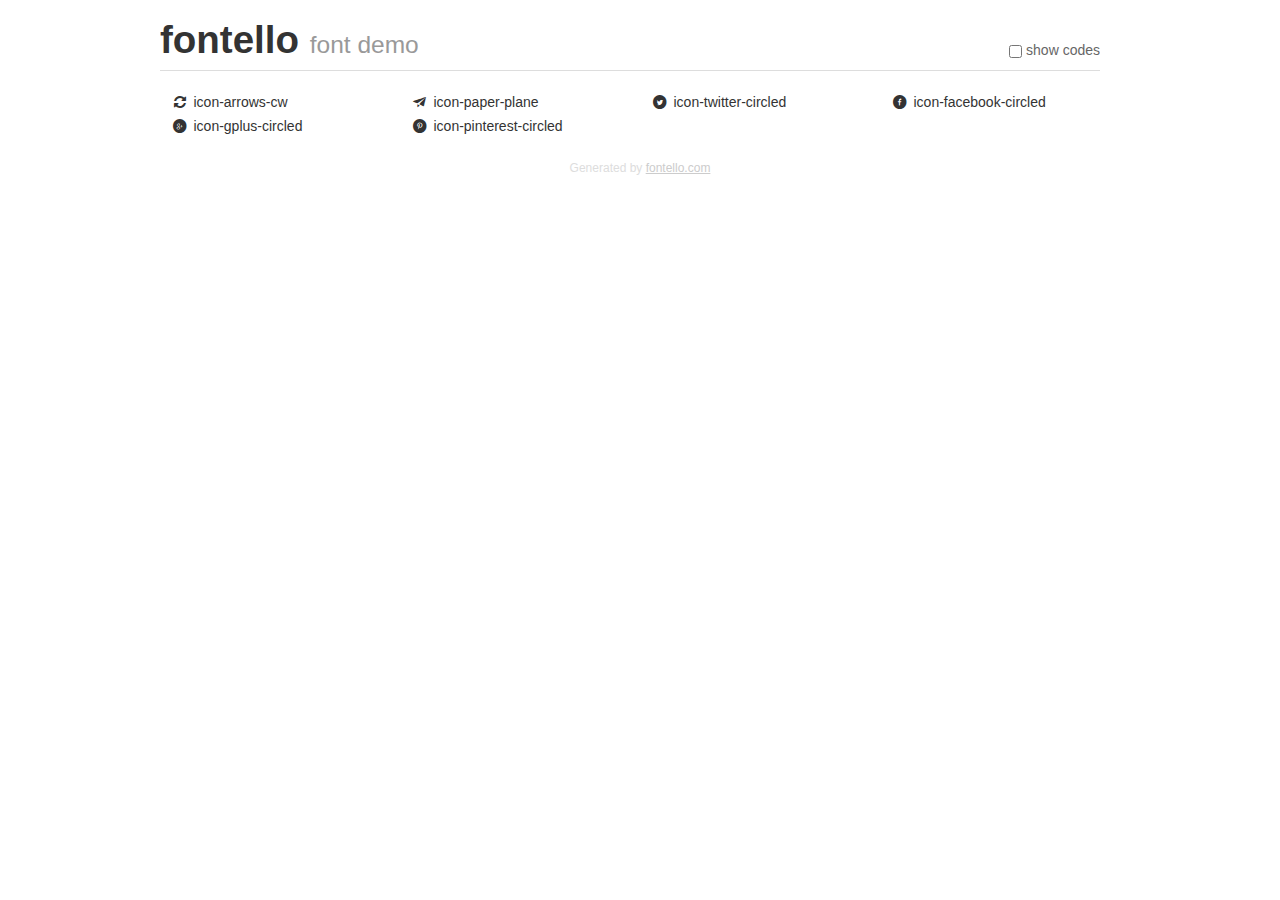
<file: fontello/demo.html>
<!DOCTYPE html>
<html>
  <head><!--[if lt IE 9]><script language="javascript" type="text/javascript" src="//html5shim.googlecode.com/svn/trunk/html5.js"></script><![endif]-->
    <meta charset="UTF-8"><style>/*
 * Bootstrap v2.2.1
 *
 * Copyright 2012 Twitter, Inc
 * Licensed under the Apache License v2.0
 * http://www.apache.org/licenses/LICENSE-2.0
 *
 * Designed and built with all the love in the world @twitter by @mdo and @fat.
 */
.clearfix {
  *zoom: 1;
}
.clearfix:before,
.clearfix:after {
  display: table;
  content: "";
  line-height: 0;
}
.clearfix:after {
  clear: both;
}
html {
  font-size: 100%;
  -webkit-text-size-adjust: 100%;
  -ms-text-size-adjust: 100%;
}
a:focus {
  outline: thin dotted #333;
  outline: 5px auto -webkit-focus-ring-color;
  outline-offset: -2px;
}
a:hover,
a:active {
  outline: 0;
}
button,
input,
select,
textarea {
  margin: 0;
  font-size: 100%;
  vertical-align: middle;
}
button,
input {
  *overflow: visible;
  line-height: normal;
}
button::-moz-focus-inner,
input::-moz-focus-inner {
  padding: 0;
  border: 0;
}
body {
  margin: 0;
  font-family: "Helvetica Neue", Helvetica, Arial, sans-serif;
  font-size: 14px;
  line-height: 20px;
  color: #333;
  background-color: #fff;
}
a {
  color: #08c;
  text-decoration: none;
}
a:hover {
  color: #005580;
  text-decoration: underline;
}
.row {
  margin-left: -20px;
  *zoom: 1;
}
.row:before,
.row:after {
  display: table;
  content: "";
  line-height: 0;
}
.row:after {
  clear: both;
}
[class*="span"] {
  float: left;
  min-height: 1px;
  margin-left: 20px;
}
.container,
.navbar-static-top .container,
.navbar-fixed-top .container,
.navbar-fixed-bottom .container {
  width: 940px;
}
.span12 {
  width: 940px;
}
.span11 {
  width: 860px;
}
.span10 {
  width: 780px;
}
.span9 {
  width: 700px;
}
.span8 {
  width: 620px;
}
.span7 {
  width: 540px;
}
.span6 {
  width: 460px;
}
.span5 {
  width: 380px;
}
.span4 {
  width: 300px;
}
.span3 {
  width: 220px;
}
.span2 {
  width: 140px;
}
.span1 {
  width: 60px;
}
[class*="span"].pull-right,
.row-fluid [class*="span"].pull-right {
  float: right;
}
.container {
  margin-right: auto;
  margin-left: auto;
  *zoom: 1;
}
.container:before,
.container:after {
  display: table;
  content: "";
  line-height: 0;
}
.container:after {
  clear: both;
}
p {
  margin: 0 0 10px;
}
.lead {
  margin-bottom: 20px;
  font-size: 21px;
  font-weight: 200;
  line-height: 30px;
}
small {
  font-size: 85%;
}
h1 {
  margin: 10px 0;
  font-family: inherit;
  font-weight: bold;
  line-height: 20px;
  color: inherit;
  text-rendering: optimizelegibility;
}
h1 small {
  font-weight: normal;
  line-height: 1;
  color: #999;
}
h1 {
  line-height: 40px;
}
h1 {
  font-size: 38.5px;
}
h1 small {
  font-size: 24.5px;
}
body {
  margin-top: 90px;
}
.header {
  position: fixed;
  top: 0;
  left: 50%;
  margin-left: -480px;
  background-color: #fff;
  border-bottom: 1px solid #ddd;
  padding-top: 10px;
  z-index: 10;
}
.footer {
  color: #ddd;
  font-size: 12px;
  text-align: center;
  margin-top: 20px;
}
.footer a {
  color: #ccc;
  text-decoration: underline;
}
.the-icons {
  font-size: 14px;
  line-height: 24px;
}
.switch {
  position: absolute;
  right: 0;
  bottom: 10px;
  color: #666;
}
.switch input {
  margin-right: 0.3em;
}
.codesOn .i-name {
  display: none;
}
.codesOn .i-code {
  display: inline;
}
.i-code {
  display: none;
}
@font-face {
      font-family: 'fontello';
      src: url('./font/fontello.eot?20044440');
      src: url('./font/fontello.eot?20044440#iefix') format('embedded-opentype'),
           url('./font/fontello.woff?20044440') format('woff'),
           url('./font/fontello.ttf?20044440') format('truetype'),
           url('./font/fontello.svg?20044440#fontello') format('svg');
      font-weight: normal;
      font-style: normal;
    }
     
     
    .demo-icon
    {
      font-family: "fontello";
      font-style: normal;
      font-weight: normal;
      speak: none;
     
      display: inline-block;
      text-decoration: inherit;
      width: 1em;
      margin-right: .2em;
      text-align: center;
      /* opacity: .8; */
     
      /* For safety - reset parent styles, that can break glyph codes*/
      font-variant: normal;
      text-transform: none;
     
      /* fix buttons height, for twitter bootstrap */
      line-height: 1em;
     
      /* Animation center compensation - margins should be symmetric */
      /* remove if not needed */
      margin-left: .2em;
     
      /* You can be more comfortable with increased icons size */
      /* font-size: 120%; */
     
      /* Font smoothing. That was taken from TWBS */
      -webkit-font-smoothing: antialiased;
      -moz-osx-font-smoothing: grayscale;
     
      /* Uncomment for 3D effect */
      /* text-shadow: 1px 1px 1px rgba(127, 127, 127, 0.3); */
    }
     </style>
    <link rel="stylesheet" href="css/animation.css"><!--[if IE 7]><link rel="stylesheet" href="css/" + font.fontname + "-ie7.css"><![endif]-->
    <script>
      function toggleCodes(on) {
        var obj = document.getElementById('icons');
      
        if (on) {
          obj.className += ' codesOn';
        } else {
          obj.className = obj.className.replace(' codesOn', '');
        }
      }
      
    </script>
  </head>
  <body>
    <div class="container header">
      <h1>fontello <small>font demo</small></h1>
      <label class="switch">
        <input type="checkbox" onclick="toggleCodes(this.checked)">show codes
      </label>
    </div>
    <div class="container" id="icons">
      <div class="row">
        <div class="the-icons span3" title="Code: 0xe800"><i class="demo-icon icon-arrows-cw">&#xe800;</i> <span class="i-name">icon-arrows-cw</span><span class="i-code">0xe800</span></div>
        <div class="the-icons span3" title="Code: 0xe801"><i class="demo-icon icon-paper-plane">&#xe801;</i> <span class="i-name">icon-paper-plane</span><span class="i-code">0xe801</span></div>
        <div class="the-icons span3" title="Code: 0xf30a"><i class="demo-icon icon-twitter-circled">&#xf30a;</i> <span class="i-name">icon-twitter-circled</span><span class="i-code">0xf30a</span></div>
        <div class="the-icons span3" title="Code: 0xf30d"><i class="demo-icon icon-facebook-circled">&#xf30d;</i> <span class="i-name">icon-facebook-circled</span><span class="i-code">0xf30d</span></div>
      </div>
      <div class="row">
        <div class="the-icons span3" title="Code: 0xf310"><i class="demo-icon icon-gplus-circled">&#xf310;</i> <span class="i-name">icon-gplus-circled</span><span class="i-code">0xf310</span></div>
        <div class="the-icons span3" title="Code: 0xf313"><i class="demo-icon icon-pinterest-circled">&#xf313;</i> <span class="i-name">icon-pinterest-circled</span><span class="i-code">0xf313</span></div>
      </div>
    </div>
    <div class="container footer">Generated by <a href="http://fontello.com">fontello.com</a></div>
  </body>
</html>
</file>
<file: style.css>
* {
    margin: 0;
    padding: 0;
}

html, body {
    height: 100%;
}

@font-face {
    font-family: Gotham;
    src: url(Gotham-Font/GothamLight.ttf);
}

.container {
    min-width: 600px;
    max-width: 1366px;
    margin: 0 auto;
    min-height: 100%;
}

.clearfix:after {
    content: "";
    display: table;
    clear: both;
}

.padding-site {
    padding-left: 98px;
    padding-right: 98px;
}

body {
    font-family: 'Montserrat', sans-serif;
}

.slider,
.slider-next {
    height: 800px;
    position: relative;
}

.slider {
    background-image: url(img/slider-img.jpg);
}

.header {
    padding-top: 63px;
}

.menu {
    float: right;
    padding-top: 4px;
}

.menu-list {
    list-style-type: none;
    float: left;
}

.menu-link {
    color: #8c8c8c;
    font-size: 14px;
    font-weight: 300;
    text-transform: uppercase;
    text-decoration: none;
    letter-spacing: 1.4px;
    padding: 10px 13px;
}

.choice-link {
    color: #6c6c6c;
    font-size: 36px;
    font-weight: bold;
    text-decoration: none;
    padding: 0 9px 7.5px;
    letter-spacing: 0px;
    border-bottom: 1px solid #6c6c6c;
}

.menu-link:hover,
.choice-link:hover,
.explore a:hover,
.info-link:hover,
.touch button:hover,
.circle:hover,
.prod-link:hover {
    color: #212121;
}

.menu-link:hover,
.choice-link:hover,
.info-link:hover,
.prod-link:hover {
    border-bottom: 3px solid #212121;
}

.menu-link-active,
.choice-link-active {
    color: #212121;
    font-weight: 700;
    border-bottom: 3px solid #212121;
}

.menu-link-active {
    letter-spacing: 1.4px;
}

.slider-text {
    margin-top: 283px;
}

.slider-trending,
.slider-hot {
    color: #43a047;
    font-size: 18px;
    font-weight: bold;
    text-transform: uppercase;
    letter-spacing: 1.8px;
}

.slider-h2 {
    color: #212121;
    font-size: 62px;
    font-weight: 100;
    text-transform: uppercase;
}

.slider-content {
    color: #6c6c6c;
    font-size: 14px;
    font-weight: 300;
    width: 458px;
    margin-top: 20px;
    margin-bottom: 20px;
    line-height: 24px;
}

.button {
    color: #212121;
    font-size: 18px;
    font-weight: bold;
    text-transform: uppercase;
    box-shadow: 0 2px 5px 1px rgba(33, 33, 33, 0.35);
    border-radius: 23px;
    background-color: #ffffff;
    width: 212px;
    height: 45px;
    line-height: 45px;
    text-align: center;
    display: inline-block;
    text-decoration: none;
    letter-spacing: 3.6px;
}

.button img {
    margin-left: 22px;
}

.button:hover {
    background-color: #f7f7f7;
    box-shadow: none;
}

.pagination {
    position: absolute;
    width: 1170px;
    bottom: 19px;
    text-align: center;
}

.circle {
    width: 30px;
    height: 30px;
    display: inline-block;
    background-color: #c1c1c1;
    border-radius: 50%;
    margin: 5px;
}

.circle-active {
    width: 40px;
    height: 40px;
    background-color: #212121;
    margin-bottom: 0;
}

.circle:hover {
    background-color: #212121;
}

.choice,
.trending {
    padding-top: 110px;
}

.explore {
    float: right;
    padding-top: 18px;
}

.explore a {
    color: #6c6c6c;
    font-size: 18px;
    font-weight: bold;
    text-transform: uppercase;
    letter-spacing: 3.6px;
    text-decoration: none;
}

.featured-products,
.trend-products {
    display: flex;
    justify-content: space-between;
}

.featured-products {
    padding-top: 72px;
}

.product,
.trend-prod,
.sm {
    position: relative;
    display: inline-block;
}

.overlay {
    position: absolute;
    display: none;
    background: url(img/back.png) no-repeat;
    background-size: cover;
    text-align: center;
    border: 1px solid #9c9c9c;
    left: 0;
    top: 0;
    right: 0;
    bottom: 0;
    padding-top: 62px;
}

.product:hover .overlay,
.sm:hover .overlay {
    display: block;
}

.overlay a {
    width: 48px;
    height: 48px;
    display: inline-block;
    box-shadow: 0 2px 5px 1px rgba(33, 33, 33, 0.35);
    border-radius: 24px;
    background-color: #ffffff;
}

.overlay img {
    margin-top: 14px;
    margin-left: 2px;
    width: 12px;
    height: 20px;
}

.overlay_name {
    padding-top: 13px;
    color: #212121;
    font-size: 22px;
    font-weight: bold;
}

.overlay_text {
    padding: 8px 28px;
    width: 206px;
    letter-spacing: -0.2px;
    color: #6c6c6c;
    font-size: 14px;
    font-weight: 300;
    line-height: 22px;
}

.promo {
    margin-top: 120px;
    height: 683px;
}

.padding-promo {
    padding-left: 50px;
}

.promo1,
.promo2 {
    box-sizing: border-box;
    height: 683px;
    width: 683px;
}

.promo1 {
    float: left;
    background: url(img/promo-img1.jpg) no-repeat;
}

.promo2 {
    float: right;
    background: url(img/promo-img.jpg);
}

.promo-exclusive {
    color: #1e88e5;
    font-size: 18px;
    font-weight: bold;
    text-transform: uppercase;
    letter-spacing: 1.8px;
    padding-top: 228px;
}

.promo-h2 {
    color: #212121;
    font-size: 36px;
    font-weight: bold;
    margin-top: 5px;
    letter-spacing: -0.5px;
}

.promo-content {
    color: #6c6c6c;
    font-size: 14px;
    font-weight: 300;
    width: 374px;
    margin-top: 10px;
    margin-bottom: 20px;
    line-height: 24px;
    letter-spacing: -0.2px;
}

.trend-title {
    float: left;
    color: #212121;
    font-size: 36px;
    font-weight: bold;
    letter-spacing: -1px;
}

.trend-products {
    flex-wrap: wrap;
    margin-top: 109px;
}

.trend-prod {
    margin-bottom: 30px;
}

.slider-next {
    background: url(img/slider.jpg);
    margin-top: 90px;
}

.slider-hot {
    color: #e53935;
    padding-top: 287px;
}

.exclusive-products {
    margin-top: 120px;
    display: flex;
    justify-content: space-between;
}

.exclusive-prod {
    box-sizing: border-box;
    background: url(img/product-1-lg.jpg);
    height: 570px;
    width: 570px;
    padding-left: 32px;
}

.exclusive-prod .promo-content {
    width: 332px;
}

.sm-products {
    display: flex;
    flex-wrap: wrap;
    justify-content: space-between;
    align-content: space-between;
    height: 570px;
    width: 570px;
}

.app {
    height: 516px;
    margin-top: 110px;
    background: url(img/back-img.jpg)
}

.app-text {
    padding-top: 125px;
}

.app-text a {
    padding-right: 5px;
}

.mobile-app {
    color: #6c6c6c;
    font-size: 18px;
    font-weight: bold;
    text-transform: uppercase;
    letter-spacing: 1.8px;
    padding-bottom: 5px;
}

.app-h2 {
    color: #212121;
    font-size: 62px;
    font-weight: 100;
    text-transform: uppercase;
    width: 407px;
    letter-spacing: -5px;
    line-height: 72px;
    padding-bottom: 5px;
}

.app-content {
    color: #6c6c6c;
    font-size: 22px;
    font-weight: 300;
    width: 413px;
    letter-spacing: -0.5px;
    padding-bottom: 30px;
}

.footer {
    margin: -384px auto 0;
    background-color: #f7f7f7;
    height: 384px;
    width: 1366px;
    display: flex;
    flex-wrap: wrap;
    padding: 110px 98px;
    box-sizing: border-box;
}

.footer-clr {
    height: 384px;
}

.social .icon {
    font-family: "fontello";
}

.contact h3,
.info h3,
.touch h3 {
    color: #6c6c6c;
    font-size: 18px;
    font-weight: bold;
    text-transform: uppercase;
    letter-spacing: 1.8px;
    padding-bottom: 18px;
    line-height: 24px;
}

.info h3 {
    padding-bottom: 14px;
}

.contact p,
.touch p {
    color: #212121;
    font-size: 14px;
    font-weight: 300;
    line-height: 22px;
    letter-spacing: -0.3px;
}

.contact p {
    width: 221px;
}

.touch p {
    width: 363px;
    padding-bottom: 26px;
}

.info {
    padding-left: 80px;
    padding-right: 78px;
}

.info .left,
.info .right {
    list-style-type: none;
    line-height: 26px;
}

.info-link {
    color: #212121;
    font-size: 14px;
    font-weight: bold;
    text-transform: uppercase;
    letter-spacing: 0.3px;
    text-decoration: none;
}

.info .left {
    float: left;
    width: 132px;
    padding-right: 103px;
}

.info .right {
    float: right;
    width: 187px;
}

.send {
    width: 367px;
    position: relative;
}

.send input {
    display: block;
    border: 1px solid #d9dee1;
    background-color: #ffffff;
    width: 100%;
    height: 48px;
    color: #6c6c6c;
    font-size: 14px;
    font-weight: 300;
    line-height: 22px;
    padding-left: 19px;
    padding-right: 20px;
    box-sizing: border-box;
}

.send button {
    position: absolute;
    border: none;
    background-color: inherit;
    color: #6c6c6c;
    font-size: 22px;
    font-weight: 400;
    width: 21px;
    height: 17px;
    cursor: pointer;
    top: 12px;
    left: 329px;
}

.copyright,
.privacy {
    color: #6c6c6c;
    font-size: 12px;
    font-weight: bold;
    text-transform: uppercase;
    padding-top: 20px;
}

.social {
    padding-left: 158px;
    padding-right: 165px;
    padding-top: 10px;
}

.social a {
    color: #6c6c6c;
    font-size: 28px;
    font-weight: 400;
    text-transform: uppercase;
    letter-spacing: 5.6px;
    text-decoration: none;
}


/* Page of contact */

.title-contact {
    height: 360px;
    background-color: #f5f5f5;
}

.title-contact .contact-h2 {
    color: #212121;
    font-size: 62px;
    font-weight: 100;
    margin-top: 150px;
    margin-bottom: 41px;
}

.pictures {
    margin-top: 71px;
    margin-bottom: 121px;
}

.pictures .address {
    float: left;
    background: url(img/backbig.svg) no-repeat;
    background-size: cover;
    width: 370px;
    height: 370px;
    margin-right: 30px;
}

.pictures .address:last-child {
    margin-right: 0;
}

.address-text {
    text-align: center;
}

.address-text img {
    width: 38px;
    height: 48px;
    margin-top: 48px;
}

.address-text h3 {
    margin-top: 25px;
    color: #212121;
    font-size: 22px;
    font-weight: bold;
    text-transform: uppercase;
}

.address-text h4 {
    color: #6c6c6c;
    font-size: 14px;
    font-weight: bold;
    margin-top: 15px;
}

.address-text p {
    color: #212121;
    font-size: 14px;
    font-weight: bold;
    margin-top: 3px;
}

.address-text p:last-child {
    font-weight: 300;
    font-size: 14px;
    letter-spacing: -0.2px;
    margin-top: 3px;
}


/* Page of products */

.main {
    text-align: center;
}

.main .load {
    text-decoration: none;
    color: #212121;
    font-size: 42px;
}

.menu-prod {
    margin-bottom: 72px;
}

.menu-prod .prod-list {
    list-style-type: none;
    float: left;
}

.prod-link {
    color: #6c6c6c;
    font-size: 18px;
    font-weight: 700;
    text-transform: uppercase;
    letter-spacing: 1.8px;
    text-decoration: none;
    padding: 0 28px 10px 7px;
    border-bottom: 1px solid #6c6c6c;
}

.prod-link-active {
    color: #212121;
    font-weight: 700;
    border-bottom: 3px solid #212121;
}

.promo {
    text-align: left;
}

.overlay-big {
    position: absolute;
    display: none;
    background: url(img/backbig.svg) no-repeat;
    background-size: cover;
    text-align: center;
    border: 1px solid #9c9c9c;
    left: 0;
    top: 0;
    right: 0;
    bottom: 0;
    padding-top: 102px;
}

.trend-prod:hover .overlay-big {
    display: block;
}

.overlay-big a {
    width: 48px;
    height: 48px;
    display: inline-block;
    box-shadow: 0 2px 5px 1px rgba(33, 33, 33, 0.35);
    border-radius: 24px;
    background-color: #ffffff;
}

.overlay-big img {
    margin-top: 14px;
    margin-left: 2px;
    width: 12px;
    height: 20px;
}

.overlay-big_name {
    padding-top: 20px;
    color: #212121;
    font-size: 22px;
    font-weight: bold;
}

.overlay-big_text {
    padding: 15px 28px;
    width: 312px;
    letter-spacing: -0.2px;
    color: #6c6c6c;
    font-size: 14px;
    font-weight: 300;
    line-height: 22px;
}


/* Page of Details */

.detail-menu {
    margin-top: 29px;
    height: 70px;
    background-color: #f4f4f4;
    position: relative;
    overflow: hidden;
}

.detail-menu .menu-full {
    list-style: none;
    margin: 0;
    padding: 0;
    position: relative;
    left: 50%;
    float: left;
    height: 70px;
}

.detail-menu .menu-full .full-list {
    position: relative;
    left: -50%;
    float: left;
    margin: 0 10px;
    height: 70px;
}

.detail-menu .menu-full .full-list .full-link {
    color: #6c6c6c;
    font-size: 18px;
    font-weight: 700;
    text-transform: uppercase;
    letter-spacing: 1.8px;
    text-decoration: none;
    padding: 0px;
    line-height: 70px;
}

.detail-menu .menu-full .full-list .full-link:hover {
    color: #212121;
}

.detail-menu .menu-full .full-list .full-link-active {
    color: #212121;
}

.slider-pictures {
    margin-top: 72px;
    margin-left: 98px;
    float: left;
}

.slider-pictures .controll {
    display: flex;
    justify-content: space-between;
    margin: 0 150px;
    width: 230px;
    height: 70px;
}

.slider-pictures .controll a:hover {
    outline: 1px solid #6c6c6c;
}

.details {
    float: right;
    margin-top: 72px;
    margin-right: 130px;
    text-align: center;
}

.details h2 {
    color: #212121;
    font-size: 36px;
    font-weight: 700;
    padding-top: 47px;
}

.details h3 {
    color: #e53935;
    font-size: 18px;
    font-weight: 700;
    text-transform: uppercase;
    letter-spacing: 1px;
    padding-top: 10px;
}

.details .price {
    padding-top: 20px;
    color: #212121;
    font-family: Gotham;
    font-size: 36px;
    font-weight: 300;
}

.details .price #dol {
    font-size: 48px;
}

.details .price #pr {
    font-size: 72px;
    text-transform: uppercase;
}

.butt {
    margin-top: 30px;
    display: block;
    color: #ffffff;
    font-size: 22px;
    font-weight: bold;
    text-transform: uppercase;
    box-shadow: 0 2px 5px 1px rgba(33, 33, 33, 0.35);
    border-radius: 35px;
    background-color: #f44336;
    width: 212px;
    height: 45px;
    line-height: 45px;
    text-align: center;
    display: inline-block;
    text-decoration: none;
    letter-spacing: 4.4px;
    width: 510px;
    height: 71px;
    line-height: 71px;
}

.butt img {
    margin-left: 24px;
    width: 15px;
    height: 24px;
    line-height: 71px;
}

.butt:hover {
    background-color: #e53935;
    box-shadow: none;
}

.text-details {
    width: 499px;
    text-align: left;
    margin-top: 49px;
    font-family: Gotham;
    color: #212121;
    font-size: 16px;
    font-weight: 300;
    letter-spacing: 0.4px;
    line-height: 24px;
    margin-left: 5px;
    height: 244px;
}

.text-details p {
    padding-bottom: 10px;
}

.clr {
    clear: both;
}
</file>
<file: fontello/css/fontello.css>
@font-face {
  font-family: 'fontello';
  src: url('../font/fontello.eot?35015467');
  src: url('../font/fontello.eot?35015467#iefix') format('embedded-opentype'),
       url('../font/fontello.woff2?35015467') format('woff2'),
       url('../font/fontello.woff?35015467') format('woff'),
       url('../font/fontello.ttf?35015467') format('truetype'),
       url('../font/fontello.svg?35015467#fontello') format('svg');
  font-weight: normal;
  font-style: normal;
}
/* Chrome hack: SVG is rendered more smooth in Windozze. 100% magic, uncomment if you need it. */
/* Note, that will break hinting! In other OS-es font will be not as sharp as it could be */
/*
@media screen and (-webkit-min-device-pixel-ratio:0) {
  @font-face {
    font-family: 'fontello';
    src: url('../font/fontello.svg?35015467#fontello') format('svg');
  }
}
*/
 
 [class^="icon-"]:before, [class*=" icon-"]:before {
  font-family: "fontello";
  font-style: normal;
  font-weight: normal;
  speak: none;
 
  display: inline-block;
  text-decoration: inherit;
  width: 1em;
  margin-right: .2em;
  text-align: center;
  /* opacity: .8; */
 
  /* For safety - reset parent styles, that can break glyph codes*/
  font-variant: normal;
  text-transform: none;
 
  /* fix buttons height, for twitter bootstrap */
  line-height: 1em;
 
  /* Animation center compensation - margins should be symmetric */
  /* remove if not needed */
  margin-left: .2em;
 
  /* you can be more comfortable with increased icons size */
  /* font-size: 120%; */
 
  /* Font smoothing. That was taken from TWBS */
  -webkit-font-smoothing: antialiased;
  -moz-osx-font-smoothing: grayscale;
 
  /* Uncomment for 3D effect */
  /* text-shadow: 1px 1px 1px rgba(127, 127, 127, 0.3); */
}
 
.icon-arrows-cw:before { content: '\e800'; } /* '' */
.icon-paper-plane:before { content: '\e801'; } /* '' */
.icon-twitter-circled:before { content: '\f30a'; } /* '' */
.icon-facebook-circled:before { content: '\f30d'; } /* '' */
.icon-gplus-circled:before { content: '\f310'; } /* '' */
.icon-pinterest-circled:before { content: '\f313'; } /* '' */
</file>
<file: fontello/css/animation.css>
/*
   Animation example, for spinners
*/
.animate-spin {
  -moz-animation: spin 2s infinite linear;
  -o-animation: spin 2s infinite linear;
  -webkit-animation: spin 2s infinite linear;
  animation: spin 2s infinite linear;
  display: inline-block;
}
@-moz-keyframes spin {
  0% {
    -moz-transform: rotate(0deg);
    -o-transform: rotate(0deg);
    -webkit-transform: rotate(0deg);
    transform: rotate(0deg);
  }

  100% {
    -moz-transform: rotate(359deg);
    -o-transform: rotate(359deg);
    -webkit-transform: rotate(359deg);
    transform: rotate(359deg);
  }
}
@-webkit-keyframes spin {
  0% {
    -moz-transform: rotate(0deg);
    -o-transform: rotate(0deg);
    -webkit-transform: rotate(0deg);
    transform: rotate(0deg);
  }

  100% {
    -moz-transform: rotate(359deg);
    -o-transform: rotate(359deg);
    -webkit-transform: rotate(359deg);
    transform: rotate(359deg);
  }
}
@-o-keyframes spin {
  0% {
    -moz-transform: rotate(0deg);
    -o-transform: rotate(0deg);
    -webkit-transform: rotate(0deg);
    transform: rotate(0deg);
  }

  100% {
    -moz-transform: rotate(359deg);
    -o-transform: rotate(359deg);
    -webkit-transform: rotate(359deg);
    transform: rotate(359deg);
  }
}
@-ms-keyframes spin {
  0% {
    -moz-transform: rotate(0deg);
    -o-transform: rotate(0deg);
    -webkit-transform: rotate(0deg);
    transform: rotate(0deg);
  }

  100% {
    -moz-transform: rotate(359deg);
    -o-transform: rotate(359deg);
    -webkit-transform: rotate(359deg);
    transform: rotate(359deg);
  }
}
@keyframes spin {
  0% {
    -moz-transform: rotate(0deg);
    -o-transform: rotate(0deg);
    -webkit-transform: rotate(0deg);
    transform: rotate(0deg);
  }

  100% {
    -moz-transform: rotate(359deg);
    -o-transform: rotate(359deg);
    -webkit-transform: rotate(359deg);
    transform: rotate(359deg);
  }
}
</file>
